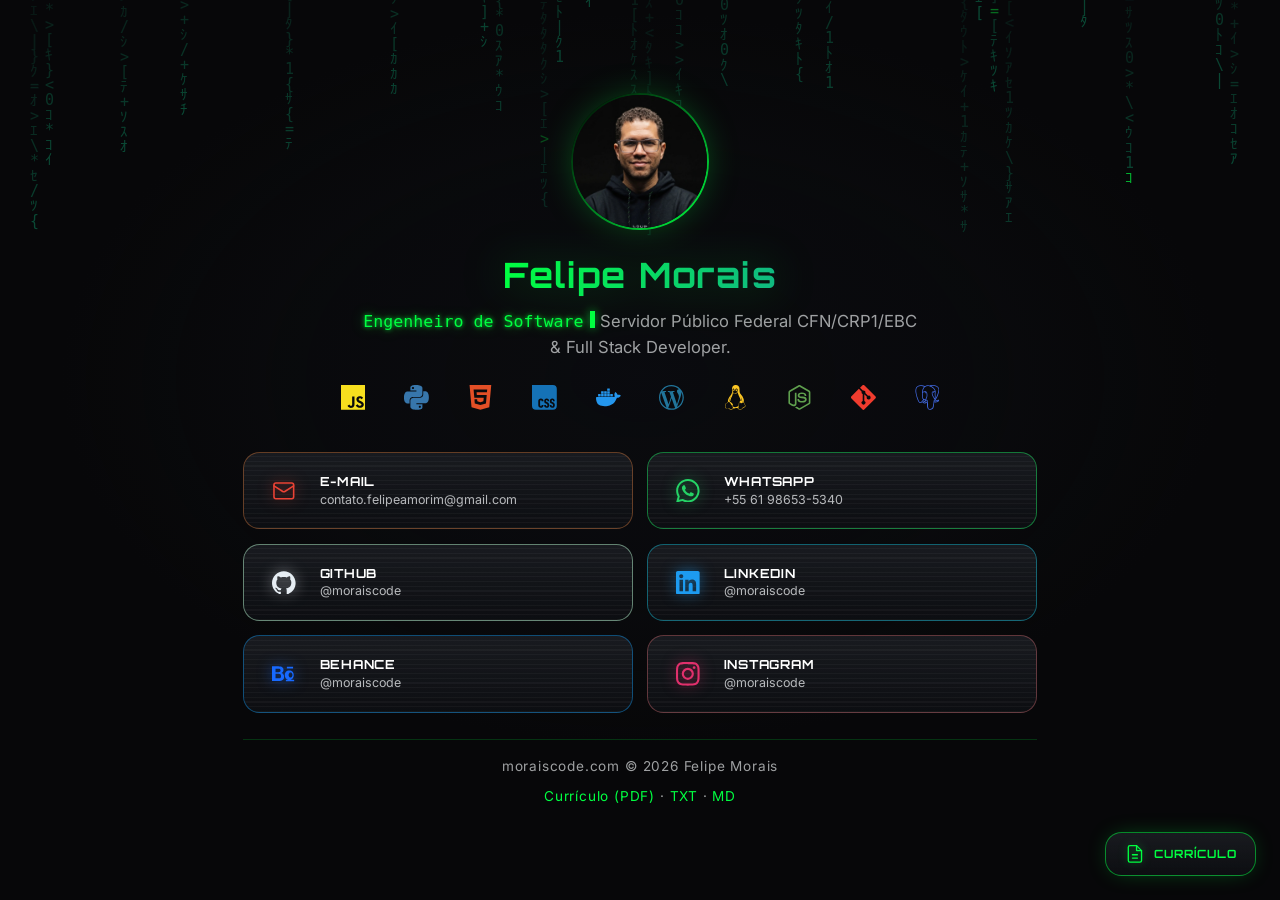
<file: index.html>
<!DOCTYPE html>
<html lang="pt-BR">
<head>
<meta charset="UTF-8">
<meta name="viewport" content="width=device-width,initial-scale=1,viewport-fit=cover">
<title>Felipe Morais - Engenheiro de Software & Full Stack Developer</title>
<meta name="description" content="Felipe Morais — Engenheiro de Software e Full Stack Developer, Servidor Público Federal no CFN (Brasília/DF). Desenvolvimento web, IA e automação.">
<meta name="keywords" content="Felipe Morais, engenheiro de software, full stack developer, Python, JavaScript, PostgreSQL, Docker, WordPress, Linux, Node.js, Git, inteligência artificial, automação, gestão de projetos, Brasília, CFN">
<meta name="author" content="Felipe Morais">
<meta name="robots" content="index, follow, max-snippet:-1, max-image-preview:large">
<link rel="canonical" href="https://moraiscode.com/">
<meta name="theme-color" content="#0B0C10">
<link rel="icon" href="/favicon.ico" sizes="any">
<link rel="icon" type="image/png" sizes="32x32" href="/favicon-32x32.png">
<link rel="icon" type="image/png" sizes="192x192" href="/favicon-192x192.png">
<link rel="apple-touch-icon" href="/apple-touch-icon.png">
<meta name="geo.region" content="BR-DF">
<meta name="geo.placename" content="Brasília">
<meta property="profile:first_name" content="Felipe">
<meta property="profile:last_name" content="Morais">

<!-- Open Graph -->
<meta property="og:type" content="profile">
<meta property="og:title" content="Felipe Morais - Engenheiro de Software & Full Stack Developer">
<meta property="og:description" content="Felipe Morais — Engenheiro de Software e Full Stack Developer, Servidor Público Federal no CFN (Brasília/DF). Desenvolvimento web, IA e automação.">
<meta property="og:url" content="https://moraiscode.com/">
<meta property="og:site_name" content="moraiscode.com">
<meta property="og:image" content="https://moraiscode.com/assets/foto.webp">
<meta property="og:image:width" content="1280">
<meta property="og:image:height" content="1280">
<meta property="og:image:type" content="image/webp">
<meta property="og:image:alt" content="Felipe Morais">
<meta property="og:locale" content="pt_BR">

<!-- Twitter Card -->
<meta name="twitter:card" content="summary">
<meta name="twitter:title" content="Felipe Morais - Engenheiro de Software">
<meta name="twitter:description" content="Felipe Morais — Engenheiro de Software e Full Stack Developer, Servidor Público Federal no CFN (Brasília/DF).">
<meta name="twitter:image" content="https://moraiscode.com/assets/foto.webp">
<meta name="twitter:image:alt" content="Felipe Morais">
<meta name="twitter:site" content="@moraiscode">

<!-- JSON-LD Schema.org -->
<script type="application/ld+json">
{
  "@context": "https://schema.org",
  "@type": "ProfilePage",
  "mainEntity": {
    "@type": "Person",
    "name": "Felipe Morais",
    "givenName": "Felipe",
    "familyName": "Morais",
    "url": "https://moraiscode.com",
    "image": "https://moraiscode.com/assets/foto.webp",
    "jobTitle": "Engenheiro de Software",
    "description": "Engenheiro de Software e Full Stack Developer, Servidor Público Federal no CFN. Atua com desenvolvimento web, automação, inteligência artificial e gestão de projetos de TIC.",
    "email": "contato.felipeamorim@gmail.com",
    "telephone": "+5561986535340",
    "address": {
      "@type": "PostalAddress",
      "addressLocality": "Brasília",
      "addressRegion": "DF",
      "addressCountry": "BR"
    },
    "nationality": "Brasileiro",
    "worksFor": {
      "@type": "Organization",
      "name": "Conselho Federal de Nutrição (CFN)"
    },
    "alumniOf": [
      { "@type": "CollegeOrUniversity", "name": "UniCEUB — Centro Universitário de Brasília" },
      { "@type": "CollegeOrUniversity", "name": "Universidade Cruzeiro do Sul" },
      { "@type": "EducationalOrganization", "name": "Senac DF" }
    ],
    "knowsLanguage": ["pt-BR", "en", "es"],
    "knowsAbout": ["Desenvolvimento web", "Full Stack", "Python", "JavaScript", "PostgreSQL", "Docker", "WordPress", "Linux", "Node.js", "Git", "Inteligência Artificial", "Automação", "Gestão de projetos"],
    "subjectOf": {
      "@type": "DigitalDocument",
      "name": "Currículo — Felipe Morais",
      "url": "https://moraiscode.com/curriculo.pdf",
      "encodingFormat": "application/pdf"
    },
    "sameAs": [
      "https://github.com/moraiscode",
      "https://www.linkedin.com/in/moraiscode/",
      "https://www.instagram.com/moraiscode",
      "https://www.behance.net/moraiscode"
    ]
  }
}
</script>

<link rel="preconnect" href="https://fonts.googleapis.com">
<link rel="preconnect" href="https://fonts.gstatic.com" crossorigin>
<link href="https://fonts.googleapis.com/css2?family=Orbitron:wght@500;700&family=Inter:wght@400;500;600&display=swap" rel="stylesheet">

<style>
*{margin:0;padding:0;box-sizing:border-box}
html{font-size:clamp(14px,2.1vmin,32px);-webkit-text-size-adjust:100%}

:root{
  --bg:#0B0C10;
  --card:#111318;
  --border:rgba(0,255,65,.18);
  --cyan:#00ff41;
  --green:#10b981;
  --text:#D4D6D8;
  --dim:rgba(212,214,216,.74);
  --glow:rgba(0,255,65,.4);
}

html{scroll-behavior:smooth;-webkit-text-size-adjust:100%;scrollbar-width:thin;scrollbar-color:var(--cyan) var(--bg)}
::-webkit-scrollbar{width:.45rem;height:.45rem}
::-webkit-scrollbar-track{background:var(--bg)}
::-webkit-scrollbar-thumb{background:linear-gradient(180deg,var(--cyan),var(--green));border-radius:999px}
::-webkit-scrollbar-thumb:hover{background:var(--cyan);box-shadow:0 0 0.5rem var(--glow)}

body{
  background:var(--bg);
  color:var(--text);
  font-family:'Inter',system-ui,-apple-system,sans-serif;
  min-height:100vh;
  overflow-x:hidden;
  line-height:1.5;
}

/* MATRIX BACKGROUND */
#matrix{
  position:fixed;
  inset:0;
  width:100%;
  height:100%;
  z-index:0;
  pointer-events:none;
  opacity:.8;
}

body::after{
  content:'';
  position:fixed;
  inset:0;
  z-index:0;
  pointer-events:none;
  background:radial-gradient(ellipse 58% 52% at 50% 42%,rgba(11,12,16,.82) 0%,rgba(11,12,16,.48) 48%,rgba(11,12,16,0) 78%);
}

.container{
  position:relative;
  z-index:1;
  max-width:45rem;
  margin:0 auto;
  padding:1.375rem 1.5rem;
  display:flex;
  flex-direction:column;
  align-items:center;
  justify-content:center;
  min-height:100vh;
}

/* AVATAR */
.avatar{
  width:7.25rem;
  height:7.25rem;
  border-radius:50%;
  border:0.125rem solid transparent;
  background:
    linear-gradient(var(--bg),var(--bg)) padding-box,
    linear-gradient(135deg,#000,var(--cyan)) border-box;
  object-fit:cover;
  margin-bottom:1rem;
  box-shadow:0 0 2rem -0.5rem var(--glow);
}

/* NAME */
.name{
  font-family:'Orbitron',sans-serif;
  font-weight:700;
  font-size:clamp(1.3rem,4.5vw,1.85rem);
  letter-spacing:.04em;
  text-align:center;
  background:linear-gradient(90deg,var(--cyan),var(--green));
  -webkit-background-clip:text;
  background-clip:text;
  color:transparent;
  filter:drop-shadow(0 0 1.125rem rgba(0,255,65,.25));
  margin-bottom:0.375rem;
}

.bio{
  font-size:.88rem;
  color:var(--dim);
  text-align:center;
  line-height:1.5;
  margin-bottom:0.75rem;
  max-width:32.5rem;
}
.bio .typed{
  font-family:ui-monospace,'SF Mono',Menlo,Consolas,monospace;
  color:#00ff41;
  text-shadow:
    0 0 0.25rem rgba(0,255,65,.85),
    0 0 0.75rem rgba(0,255,65,.45);
  animation:crt-flicker 4s steps(80) infinite;
}
@keyframes crt-flicker{
  0%,95%,100%{opacity:1}
  96%{opacity:.82}
  97%{opacity:1}
  98%{opacity:.9}
  99%{opacity:1}
}
.cursor{
  display:inline-block;
  width:.5ch;
  height:1em;
  margin-left:0.0625rem;
  background:#00ff41;
  box-shadow:0 0 0.5rem rgba(0,255,65,.7);
  vertical-align:-0.0625rem;
  animation:blink 1s steps(1,end) infinite;
}
@keyframes blink{0%,49%{opacity:1}50%,100%{opacity:0}}

/* BADGE */
.badge{
  display:none;
  font-family:'Orbitron',sans-serif;
  font-size:.44rem;
  font-weight:500;
  letter-spacing:.08em;
  text-transform:uppercase;
  color:rgba(0,255,65,.66);
  border:0.0625rem solid rgba(0,255,65,.12);
  border-radius:62.4375rem;
  padding:0.1875rem 0.625rem;
  margin-bottom:0.75rem;
  background:rgba(0,255,65,.03);
  text-align:center;
}

/* TECH STACK — linha única de ícones */
.tech-row{
  width:100%;
  display:flex;
  justify-content:center;
  align-items:center;
  gap:0.5rem;
  margin-bottom:1.625rem;
}
.tech{
  --brand:var(--cyan);
  display:grid;
  place-items:center;
  width:2.5rem;
  height:2.5rem;
  flex:1 1 0;
  max-width:2.875rem;
  min-width:0;
  transition:transform .25s ease;
}
.tech svg{
  width:1.3125rem;
  height:1.3125rem;
  color:var(--brand);
  transition:filter .25s ease,transform .25s ease;
}
.tech:hover{
  transform:translateY(-0.25rem);
}
.tech:hover svg{transform:scale(1.12);filter:drop-shadow(0 0 0.5rem var(--brand))}

/* SOCIAL CARDS — cyberpunk */
.cards{
  width:100%;
  display:grid;
  grid-template-columns:repeat(2,1fr);
  gap:0.75rem;
  margin-bottom:0;
}
.card{
  --brand:var(--cyan);
  position:relative;
  display:flex;
  align-items:center;
  gap:0.75rem;
  padding:0.875rem 1rem;
  background:linear-gradient(180deg,rgba(255,255,255,.03),rgba(0,0,0,.28)),var(--card);
  border:0.0625rem solid color-mix(in srgb,var(--brand) 40%,var(--border));
  border-radius:0.875rem;
  overflow:hidden;
  text-decoration:none;
  color:var(--text);
  transition:transform .25s ease,box-shadow .25s ease,border-color .25s ease,background .25s ease;
}
.card::after{
  content:'';
  position:absolute;
  inset:0;
  background:repeating-linear-gradient(0deg,rgba(255,255,255,.035) 0 0.0625rem,transparent 0.0625rem 0.25rem);
  pointer-events:none;
}
.card:hover{
  transform:translateY(-0.25rem);
  border-color:var(--brand);
  background:linear-gradient(180deg,color-mix(in srgb,var(--brand) 14%,transparent),rgba(0,0,0,.28)),var(--card);
  box-shadow:0 0 0 0.0625rem color-mix(in srgb,var(--brand) 45%,transparent),0 0.75rem 2rem -0.875rem var(--brand);
}
.card-ic{
  position:relative;
  z-index:1;
  display:grid;
  place-items:center;
  width:2.25rem;
  height:2.25rem;
  flex-shrink:0;
  color:var(--brand);
  filter:drop-shadow(0 0 0.375rem color-mix(in srgb,var(--brand) 55%,transparent));
  transition:transform .25s ease;
}
.card-ic svg{width:1.25rem;height:1.25rem}
.card--cv{display:none;grid-column:1/-1}
.card:hover .card-ic{transform:scale(1.1)}
.card-txt{position:relative;z-index:1;display:flex;flex-direction:column;min-width:0}
.card-txt strong{font-family:'Orbitron',sans-serif;font-size:.66rem;font-weight:700;letter-spacing:.06em;text-transform:uppercase;color:#fff}
.card-txt small{font-size:.66rem;color:rgba(212,214,216,.85)}

/* FOOTER */
.footer{
  margin-top:1.375rem;
  padding-top:0.875rem;
  border-top:0.0625rem solid var(--border);
  width:100%;
  text-align:center;
}
.footer p{font-size:.72rem;color:var(--dim);letter-spacing:.06em}
.footer a{color:var(--cyan);text-decoration:none}
.footer-links{margin-top:0.5rem}
.footer-links a:hover{text-decoration:underline}
.about{
  display:none;
  width:100%;
  max-width:41.25rem;
  margin-top:1.75rem;
  padding-top:1.125rem;
  border-top:0.0625rem solid var(--border);
}
.about-title{
  font-family:'Orbitron',sans-serif;
  font-size:.6rem;
  letter-spacing:.18em;
  text-transform:uppercase;
  color:var(--cyan);
  margin-bottom:0.625rem;
}
.about p{
  font-size:.82rem;
  color:var(--dim);
  line-height:1.65;
  margin-bottom:0.625rem;
}
.about a{color:var(--cyan);text-decoration:none}
.about a:hover{text-decoration:underline}
.sr-only{position:absolute;width:0.0625rem;height:0.0625rem;padding:0;margin:-0.0625rem;overflow:hidden;clip:rect(0,0,0,0);white-space:nowrap;border:0}
.fab{
  position:fixed;
  right:1.25rem;
  bottom:1.25rem;
  z-index:5;
  display:inline-flex;
  align-items:center;
  gap:.5rem;
  font-family:'Orbitron',sans-serif;
  font-size:.6rem;
  font-weight:700;
  letter-spacing:.08em;
  text-transform:uppercase;
  color:var(--cyan);
  background:linear-gradient(180deg,rgba(255,255,255,.03),rgba(0,0,0,.28)),var(--card);
  border:0.0625rem solid color-mix(in srgb,var(--cyan) 40%,var(--border));
  border-radius:0.875rem;
  padding:.6rem 1rem;
  text-decoration:none;
  box-shadow:0 0 1.25rem -0.4rem var(--glow);
  transition:transform .2s ease,box-shadow .2s ease,border-color .2s ease;
}
.fab svg{width:1.05rem;height:1.05rem;color:var(--cyan);filter:drop-shadow(0 0 0.25rem var(--glow))}

.fab:hover{transform:translateY(-0.125rem);border-color:var(--cyan);box-shadow:0 0 1.5rem -0.25rem var(--glow)}

/* RESPONSIVE */
/* tablet / mobile: troca o botão flutuante pelo do topo */
@media(max-width:900px){
  .container{padding:1.75rem 1.25rem}
}

@media(max-width:560px){
  .container{padding:1.125rem 1rem;padding-top:3.25rem}
  .br-desk{display:none}
  .avatar{width:7.75rem;height:7.75rem;margin-bottom:1rem}
  .badge{margin-bottom:1rem}
  .tech-row{gap:0.375rem;margin-bottom:1.25rem}
  .tech{height:auto;aspect-ratio:1}
  .tech svg{width:1.0625rem;height:1.0625rem}
  .cards{grid-template-columns:1fr;gap:0.625rem}
  .card--cv{display:flex}
  .fab{display:none}
  .card{padding:0.8125rem 0.9375rem}
  .footer{margin-top:1.125rem}
  .name{font-size:clamp(1.6rem,7.5vw,2.15rem)}
  .bio{font-size:.97rem;line-height:1.55;max-width:100%}
  .about a,.footer a{overflow-wrap:anywhere}
}

@media(prefers-reduced-motion:reduce){
  *{animation:none!important;transition:none!important}
}
</style>
</head>
<body>

<canvas id="matrix" aria-hidden="true"></canvas>


<div class="container">

  <img src="/assets/foto.webp" alt="Felipe Morais" class="avatar" width="116" height="116" loading="eager" fetchpriority="high" decoding="async">

  <h1 class="name">Felipe Morais<span class="sr-only"> — Engenheiro de Software &amp; Full Stack Developer</span></h1>

  <span class="badge">Apaixonado por Tecnologia e Negócios Digitais</span>

  <p class="bio"><span class="typed" id="typed" data-text="Engenheiro de Software">Engenheiro de Software</span>&nbsp;<span class="cursor" aria-hidden="true"></span> Servidor Público Federal CFN/CRP1/EBC<br class="br-desk">&amp; Full Stack Developer.</p>

  <h2 class="sr-only">Tecnologias</h2>
  <div class="tech-row">
    <div class="tech" style="--brand:#F7DF1E" title="JavaScript" aria-label="JavaScript">
      <svg viewBox="0 0 24 24" fill="currentColor" role="img" aria-hidden="true"><path d="M0 0h24v24H0V0zm22.034 18.276c-.175-1.095-.888-2.015-3.003-2.873-.736-.345-1.554-.585-1.797-1.14-.091-.33-.105-.51-.046-.705.15-.646.915-.84 1.515-.66.39.12.75.42.976.9 1.034-.676 1.034-.676 1.755-1.125-.27-.42-.404-.601-.586-.78-.63-.705-1.469-1.065-2.834-1.034l-.705.089c-.676.165-1.32.525-1.71 1.005-1.14 1.291-.811 3.541.569 4.471 1.365 1.02 3.361 1.244 3.616 2.205.24 1.17-.87 1.545-1.966 1.41-.811-.18-1.26-.586-1.755-1.336l-1.83 1.051c.21.48.45.689.81 1.109 1.74 1.756 6.09 1.666 6.871-1.004.029-.09.24-.705.074-1.65l.046.067zm-8.983-7.245h-2.248c0 1.938-.009 3.864-.009 5.805 0 1.232.063 2.363-.138 2.711-.33.689-1.18.601-1.566.48-.396-.196-.597-.466-.83-.855-.063-.105-.11-.196-.127-.196l-1.825 1.125c.305.63.75 1.172 1.324 1.517.855.51 2.004.675 3.207.405.783-.226 1.458-.691 1.811-1.411.51-.93.402-2.07.397-3.346.012-2.054 0-4.109 0-6.179l.004-.056z"/></svg>
    </div>
    <div class="tech" style="--brand:#3776AB" title="Python" aria-label="Python">
      <svg viewBox="0 0 24 24" fill="currentColor" role="img" aria-hidden="true"><path d="M14.25.18l.9.2.73.26.59.3.45.32.34.34.25.34.16.33.1.3.04.26.02.2-.01.13V8.5l-.05.63-.13.55-.21.46-.26.38-.3.31-.33.25-.35.19-.35.14-.33.1-.3.07-.26.04-.21.02H8.77l-.69.05-.59.14-.5.22-.41.27-.33.32-.27.35-.2.36-.15.37-.1.35-.07.32-.04.27-.02.21v3.06H3.17l-.21-.03-.28-.07-.32-.12-.35-.18-.36-.26-.36-.36-.35-.46-.32-.59-.28-.73-.21-.88-.14-1.05-.05-1.23.06-1.22.16-1.04.24-.87.32-.71.36-.57.4-.44.42-.33.42-.24.4-.16.36-.1.32-.05.24-.01h.16l.06.01h8.16v-.83H6.18l-.01-2.75-.02-.37.05-.34.11-.31.17-.28.25-.26.31-.23.38-.2.44-.18.51-.15.58-.12.64-.1.71-.06.77-.04.84-.02 1.27.05zm-6.3 1.98l-.23.33-.08.41.08.41.23.34.33.22.41.09.41-.09.33-.22.23-.34.08-.41-.08-.41-.23-.33-.33-.22-.41-.09-.41.09zm13.09 3.95l.28.06.32.12.35.18.36.27.36.35.35.47.32.59.28.73.21.88.14 1.04.05 1.23-.06 1.23-.16 1.04-.24.86-.32.71-.36.57-.4.45-.42.33-.42.24-.4.16-.36.09-.32.05-.24.02-.16-.01h-8.22v.82h5.84l.01 2.76.02.36-.05.34-.11.31-.17.29-.25.25-.31.24-.38.2-.44.17-.51.15-.58.13-.64.09-.71.07-.77.04-.84.01-1.27-.04-1.07-.14-.9-.2-.73-.25-.59-.3-.45-.33-.34-.34-.25-.34-.16-.33-.1-.3-.04-.25-.02-.2.01-.13v-5.34l.05-.64.13-.54.21-.46.26-.38.3-.32.33-.24.35-.2.35-.14.33-.1.3-.06.26-.04.21-.02.13-.01h5.84l.69-.05.59-.14.5-.21.41-.28.33-.32.27-.35.2-.36.15-.36.1-.35.07-.32.04-.28.02-.21V6.07h2.09l.14.01zm-6.47 14.25l-.23.33-.08.41.08.41.23.33.33.23.41.08.41-.08.33-.23.23-.33.08-.41-.08-.41-.23-.33-.33-.23-.41-.08-.41.08z"/></svg>
    </div>
    <div class="tech" style="--brand:#E34F26" title="HTML5" aria-label="HTML5">
      <svg viewBox="0 0 24 24" fill="currentColor" role="img" aria-hidden="true"><path d="M1.5 0h21l-1.91 21.563L11.977 24l-8.564-2.438L1.5 0zm7.031 9.75l-.232-2.718 10.059.003.23-2.622L5.412 4.41l.698 8.01h9.126l-.326 3.426-2.91.804-2.955-.81-.188-2.11H6.248l.33 4.171L12 19.351l5.379-1.443.744-8.157H8.531z"/></svg>
    </div>
    <div class="tech" style="--brand:#1572B6" title="CSS3" aria-label="CSS3">
      <svg viewBox="0 0 24 24" fill="currentColor" role="img" aria-hidden="true"><path d="M0 0v20.16A3.84 3.84 0 0 0 3.84 24h16.32A3.84 3.84 0 0 0 24 20.16V3.84A3.84 3.84 0 0 0 20.16 0Zm14.256 13.08c1.56 0 2.28 1.08 2.304 2.64h-1.608c.024-.288-.048-.6-.144-.84-.096-.192-.288-.264-.552-.264-.456 0-.696.264-.696.84-.024.576.288.888.768 1.08.72.288 1.608.744 1.92 1.296q.432.648.432 1.656c0 1.608-.912 2.592-2.496 2.592-1.656 0-2.4-1.032-2.424-2.688h1.68c0 .792.264 1.176.792 1.176.264 0 .456-.072.552-.24.192-.312.24-1.176-.048-1.512-.312-.408-.912-.6-1.32-.816q-.828-.396-1.224-.936c-.24-.36-.36-.888-.36-1.536 0-1.44.936-2.472 2.424-2.448m5.4 0c1.584 0 2.304 1.08 2.328 2.64h-1.608c0-.288-.048-.6-.168-.84-.096-.192-.264-.264-.528-.264-.48 0-.72.264-.72.84s.288.888.792 1.08c.696.288 1.608.744 1.92 1.296.264.432.408.984.408 1.656.024 1.608-.888 2.592-2.472 2.592-1.68 0-2.424-1.056-2.448-2.688h1.68c0 .744.264 1.176.792 1.176.264 0 .456-.072.552-.24.216-.312.264-1.176-.048-1.512-.288-.408-.888-.6-1.32-.816-.552-.264-.96-.576-1.2-.936s-.36-.888-.36-1.536c-.024-1.44.912-2.472 2.4-2.448m-11.031.018c.711-.006 1.419.198 1.839.63.432.432.672 1.128.648 1.992H9.336c.024-.456-.096-.792-.432-.96-.312-.144-.768-.048-.888.24-.12.264-.192.576-.168.864v3.504c0 .744.264 1.128.768 1.128a.65.65 0 0 0 .552-.264c.168-.24.192-.552.168-.84h1.776c.096 1.632-.984 2.712-2.568 2.688-1.536 0-2.496-.864-2.472-2.472v-4.032c0-.816.24-1.44.696-1.848.432-.408 1.146-.624 1.857-.63"/></svg>
    </div>
    <div class="tech" style="--brand:#2496ED" title="Docker" aria-label="Docker">
      <svg viewBox="0 0 24 24" fill="currentColor" role="img" aria-hidden="true"><path d="M13.983 11.078h2.119a.186.186 0 00.186-.185V9.006a.186.186 0 00-.186-.186h-2.119a.185.185 0 00-.185.185v1.888c0 .102.083.185.185.185m-2.954-5.43h2.118a.186.186 0 00.186-.186V3.574a.186.186 0 00-.186-.185h-2.118a.185.185 0 00-.185.185v1.888c0 .102.082.185.185.185m0 2.716h2.118a.187.187 0 00.186-.186V6.29a.186.186 0 00-.186-.185h-2.118a.185.185 0 00-.185.185v1.887c0 .102.082.185.185.186m-2.93 0h2.12a.186.186 0 00.184-.186V6.29a.185.185 0 00-.185-.185H8.1a.185.185 0 00-.185.185v1.887c0 .102.083.185.185.186m-2.964 0h2.119a.186.186 0 00.185-.186V6.29a.185.185 0 00-.185-.185H5.136a.186.186 0 00-.186.185v1.887c0 .102.084.185.186.186m5.893 2.715h2.118a.186.186 0 00.186-.185V9.006a.186.186 0 00-.186-.186h-2.118a.185.185 0 00-.185.185v1.888c0 .102.082.185.185.185m-2.93 0h2.12a.185.185 0 00.184-.185V9.006a.185.185 0 00-.184-.186h-2.12a.185.185 0 00-.184.185v1.888c0 .102.083.185.185.185m-2.964 0h2.119a.185.185 0 00.185-.185V9.006a.185.185 0 00-.184-.186h-2.12a.186.186 0 00-.186.186v1.887c0 .102.084.185.186.185m-2.92 0h2.12a.185.185 0 00.184-.185V9.006a.185.185 0 00-.184-.186h-2.12a.185.185 0 00-.184.185v1.888c0 .102.082.185.185.185M23.763 9.89c-.065-.051-.672-.51-1.954-.51-.338.001-.676.03-1.01.087-.248-1.7-1.653-2.53-1.716-2.566l-.344-.199-.226.327c-.284.438-.49.922-.612 1.43-.23.97-.09 1.882.403 2.661-.595.332-1.55.413-1.744.42H.751a.751.751 0 00-.75.748 11.376 11.376 0 00.692 4.062c.545 1.428 1.355 2.48 2.41 3.124 1.18.723 3.1 1.137 5.275 1.137.983.003 1.963-.086 2.93-.266a12.248 12.248 0 003.823-1.389c.98-.567 1.86-1.288 2.61-2.136 1.252-1.418 1.998-2.997 2.553-4.4h.221c1.372 0 2.215-.549 2.68-1.009.309-.293.55-.65.707-1.046l.098-.288Z"/></svg>
    </div>
    <div class="tech" style="--brand:#21759B" title="WordPress" aria-label="WordPress">
      <svg viewBox="0 0 24 24" fill="currentColor" role="img" aria-hidden="true"><path d="M21.469 6.825c.84 1.537 1.318 3.3 1.318 5.175 0 3.979-2.156 7.456-5.363 9.325l3.295-9.527c.615-1.54.82-2.771.82-3.864 0-.405-.026-.78-.07-1.11m-7.981.105c.647-.03 1.232-.105 1.232-.105.582-.075.514-.93-.067-.899 0 0-1.755.135-2.88.135-1.064 0-2.85-.15-2.85-.15-.585-.03-.661.855-.075.885 0 0 .54.061 1.125.09l1.68 4.605-2.37 7.08L5.354 6.9c.649-.03 1.234-.1 1.234-.1.585-.075.516-.93-.065-.896 0 0-1.746.138-2.874.138-.2 0-.438-.008-.69-.015C4.911 3.15 8.235 1.215 12 1.215c2.809 0 5.365 1.072 7.286 2.833-.046-.003-.091-.009-.141-.009-1.06 0-1.812.923-1.812 1.914 0 .89.513 1.643 1.06 2.531.411.72.89 1.643.89 2.977 0 .915-.354 1.994-.821 3.479l-1.075 3.585-3.9-11.61.001.014zM12 22.784c-1.059 0-2.081-.153-3.048-.437l3.237-9.406 3.315 9.087c.024.053.05.101.078.149-1.12.393-2.325.609-3.582.609M1.211 12c0-1.564.336-3.05.935-4.39L7.29 21.709C3.694 19.96 1.212 16.271 1.211 12M12 0C5.385 0 0 5.385 0 12s5.385 12 12 12 12-5.385 12-12S18.615 0 12 0"/></svg>
    </div>
    <div class="tech" style="--brand:#FCC624" title="Linux" aria-label="Linux">
      <svg viewBox="0 0 24 24" fill="currentColor" role="img" aria-hidden="true"><path d="M12.504 0c-.155 0-.315.008-.48.021-4.226.333-3.105 4.807-3.17 6.298-.076 1.092-.3 1.953-1.05 3.02-.885 1.051-2.127 2.75-2.716 4.521-.278.832-.41 1.684-.287 2.489a.424.424 0 00-.11.135c-.26.268-.45.6-.663.839-.199.199-.485.267-.797.4-.313.136-.658.269-.864.68-.09.189-.136.394-.132.602 0 .199.027.4.055.536.058.399.116.728.04.97-.249.68-.28 1.145-.106 1.484.174.334.535.47.94.601.81.2 1.91.135 2.774.6.926.466 1.866.67 2.616.47.526-.116.97-.464 1.208-.946.587-.003 1.23-.269 2.26-.334.699-.058 1.574.267 2.577.2.025.134.063.198.114.333l.003.003c.391.778 1.113 1.132 1.884 1.071.771-.06 1.592-.536 2.257-1.306.631-.765 1.683-1.084 2.378-1.503.348-.199.629-.469.649-.853.023-.4-.2-.811-.714-1.376v-.097l-.003-.003c-.17-.2-.25-.535-.338-.926-.085-.401-.182-.786-.492-1.046h-.003c-.059-.054-.123-.067-.188-.135a.357.357 0 00-.19-.064c.431-1.278.264-2.55-.173-3.694-.533-1.41-1.465-2.638-2.175-3.483-.796-1.005-1.576-1.957-1.56-3.368.026-2.152.236-6.133-3.544-6.139zm.529 3.405h.013c.213 0 .396.062.584.198.19.135.33.332.438.533.105.259.158.459.166.724 0-.02.006-.04.006-.06v.105a.086.086 0 01-.004-.021l-.004-.024a1.807 1.807 0 01-.15.706.953.953 0 01-.213.335.71.71 0 00-.088-.042c-.104-.045-.198-.064-.284-.133a1.312 1.312 0 00-.22-.066c.05-.06.146-.133.183-.198.053-.128.082-.264.088-.402v-.02a1.21 1.21 0 00-.061-.4c-.045-.134-.101-.2-.183-.333-.084-.066-.167-.132-.267-.132h-.016c-.093 0-.176.03-.262.132a.8.8 0 00-.205.334 1.18 1.18 0 00-.09.4v.019c.002.089.008.179.02.267-.193-.067-.438-.135-.607-.202a1.635 1.635 0 01-.018-.2v-.02a1.772 1.772 0 01.15-.768c.082-.22.232-.406.43-.533a.985.985 0 01.594-.2zm-2.962.059h.036c.142 0 .27.048.399.135.146.129.264.288.344.465.09.199.14.4.153.667v.004c.007.134.006.2-.002.266v.08c-.03.007-.056.018-.083.024-.152.055-.274.135-.393.2.012-.09.013-.18.003-.267v-.015c-.012-.133-.04-.2-.082-.333a.613.613 0 00-.166-.267.248.248 0 00-.183-.064h-.021c-.071.006-.13.04-.186.132a.552.552 0 00-.12.27.944.944 0 00-.023.33v.015c.012.135.037.2.08.334.046.134.098.2.166.268.01.009.02.018.034.024-.07.057-.117.07-.176.136a.304.304 0 01-.131.068 2.62 2.62 0 01-.275-.402 1.772 1.772 0 01-.155-.667 1.759 1.759 0 01.08-.668 1.43 1.43 0 01.283-.535c.128-.133.26-.2.418-.2zm1.37 1.706c.332 0 .733.065 1.216.399.293.2.523.269 1.052.468h.003c.255.136.405.266.478.399v-.131a.571.571 0 01.016.47c-.123.31-.516.643-1.063.842v.002c-.268.135-.501.333-.775.465-.276.135-.588.292-1.012.267a1.139 1.139 0 01-.448-.067 3.566 3.566 0 01-.322-.198c-.195-.135-.363-.332-.612-.465v-.005h-.005c-.4-.246-.616-.512-.686-.71-.07-.268-.005-.47.193-.6.224-.135.38-.271.483-.336.104-.074.143-.102.176-.131h.002v-.003c.169-.202.436-.47.839-.601.139-.036.294-.065.466-.065zm2.8 2.142c.358 1.417 1.196 3.475 1.735 4.473.286.534.855 1.659 1.102 3.024.156-.005.33.018.513.064.646-1.671-.546-3.467-1.089-3.966-.22-.2-.232-.335-.123-.335.59.534 1.365 1.572 1.646 2.757.13.535.16 1.104.021 1.67.067.028.135.06.205.067 1.032.534 1.413.938 1.23 1.537v-.043c-.06-.003-.12 0-.18 0h-.016c.151-.467-.182-.825-1.065-1.224-.915-.4-1.646-.336-1.77.465-.008.043-.013.066-.018.135-.068.023-.139.053-.209.064-.43.268-.662.669-.793 1.187-.13.533-.17 1.156-.205 1.869v.003c-.02.334-.17.838-.319 1.35-1.5 1.072-3.58 1.538-5.348.334a2.645 2.645 0 00-.402-.533 1.45 1.45 0 00-.275-.333c.182 0 .338-.03.465-.067a.615.615 0 00.314-.334c.108-.267 0-.697-.345-1.163-.345-.467-.931-.995-1.788-1.521-.63-.4-.986-.87-1.15-1.396-.165-.534-.143-1.085-.015-1.645.245-1.07.873-2.11 1.274-2.763.107-.065.037.135-.408.974-.396.751-1.14 2.497-.122 3.854a8.123 8.123 0 01.647-2.876c.564-1.278 1.743-3.504 1.836-5.268.048.036.217.135.289.202.218.133.38.333.59.465.21.201.477.335.876.335.039.003.075.006.11.006.412 0 .73-.134.997-.268.29-.134.52-.334.74-.4h.005c.467-.135.835-.402 1.044-.7zm2.185 8.958c.037.6.343 1.245.882 1.377.588.134 1.434-.333 1.791-.765l.211-.01c.315-.007.577.01.847.268l.003.003c.208.199.305.53.391.876.085.4.154.78.409 1.066.486.527.645.906.636 1.14l.003-.007v.018l-.003-.012c-.015.262-.185.396-.498.595-.63.401-1.746.712-2.457 1.57-.618.737-1.37 1.14-2.036 1.191-.664.053-1.237-.2-1.574-.898l-.005-.003c-.21-.4-.12-1.025.056-1.69.176-.668.428-1.344.463-1.897.037-.714.076-1.335.195-1.814.12-.465.308-.797.641-.984l.045-.022zm-10.814.049h.01c.053 0 .105.005.157.014.376.055.706.333 1.023.752l.91 1.664.003.003c.243.533.754 1.064 1.189 1.637.434.598.77 1.131.729 1.57v.006c-.057.744-.48 1.148-1.125 1.294-.645.135-1.52.002-2.395-.464-.968-.536-2.118-.469-2.857-.602-.369-.066-.61-.2-.723-.4-.11-.2-.113-.602.123-1.23v-.004l.002-.003c.117-.334.03-.752-.027-1.118-.055-.401-.083-.71.043-.94.16-.334.396-.4.69-.533.294-.135.64-.202.915-.47h.002v-.002c.256-.268.445-.601.668-.838.19-.201.38-.336.663-.336zm7.159-9.074c-.435.201-.945.535-1.488.535-.542 0-.97-.267-1.28-.466-.154-.134-.28-.268-.373-.335-.164-.134-.144-.333-.074-.333.109.016.129.134.199.2.096.066.215.2.36.333.292.2.68.467 1.167.467.485 0 1.053-.267 1.398-.466.195-.135.445-.334.648-.467.156-.136.149-.267.279-.267.128.016.034.134-.147.332a8.097 8.097 0 01-.69.468zm-1.082-1.583V5.64c-.006-.02.013-.042.029-.05.074-.043.18-.027.26.004.063 0 .16.067.15.135-.006.049-.085.066-.135.066-.055 0-.092-.043-.141-.068-.052-.018-.146-.008-.163-.065zm-.551 0c-.02.058-.113.049-.166.066-.047.025-.086.068-.14.068-.05 0-.13-.02-.136-.068-.01-.066.088-.133.15-.133.08-.031.184-.047.259-.005.019.009.036.03.03.05v.02h.003z"/></svg>
    </div>
    <div class="tech" style="--brand:#5FA04E" title="Node.js" aria-label="Node.js">
      <svg viewBox="0 0 24 24" fill="currentColor" role="img" aria-hidden="true"><path d="M11.998,24c-0.321,0-0.641-0.084-0.922-0.247l-2.936-1.737c-0.438-0.245-0.224-0.332-0.08-0.383 c0.585-0.203,0.703-0.25,1.328-0.604c0.065-0.037,0.151-0.023,0.218,0.017l2.256,1.339c0.082,0.045,0.197,0.045,0.272,0l8.795-5.076 c0.082-0.047,0.134-0.141,0.134-0.238V6.921c0-0.099-0.053-0.192-0.137-0.242l-8.791-5.072c-0.081-0.047-0.189-0.047-0.271,0 L3.075,6.68C2.99,6.729,2.936,6.825,2.936,6.921v10.15c0,0.097,0.054,0.189,0.139,0.235l2.409,1.392 c1.307,0.654,2.108-0.116,2.108-0.89V7.787c0-0.142,0.114-0.253,0.256-0.253h1.115c0.139,0,0.255,0.112,0.255,0.253v10.021 c0,1.745-0.95,2.745-2.604,2.745c-0.508,0-0.909,0-2.026-0.551L2.28,18.675c-0.57-0.329-0.922-0.945-0.922-1.604V6.921 c0-0.659,0.353-1.275,0.922-1.603l8.795-5.082c0.557-0.315,1.296-0.315,1.848,0l8.794,5.082c0.57,0.329,0.924,0.944,0.924,1.603 v10.15c0,0.659-0.354,1.273-0.924,1.604l-8.794,5.078C12.643,23.916,12.324,24,11.998,24z M19.099,13.993 c0-1.9-1.284-2.406-3.987-2.763c-2.731-0.361-3.009-0.548-3.009-1.187c0-0.528,0.235-1.233,2.258-1.233 c1.807,0,2.473,0.389,2.747,1.607c0.024,0.115,0.129,0.199,0.247,0.199h1.141c0.071,0,0.138-0.031,0.186-0.081 c0.048-0.054,0.074-0.123,0.067-0.196c-0.177-2.098-1.571-3.076-4.388-3.076c-2.508,0-4.004,1.058-4.004,2.833 c0,1.925,1.488,2.457,3.895,2.695c2.88,0.282,3.103,0.703,3.103,1.269c0,0.983-0.789,1.402-2.642,1.402 c-2.327,0-2.839-0.584-3.011-1.742c-0.02-0.124-0.126-0.215-0.253-0.215h-1.137c-0.141,0-0.254,0.112-0.254,0.253 c0,1.482,0.806,3.248,4.655,3.248C17.501,17.007,19.099,15.91,19.099,13.993z"/></svg>
    </div>
    <div class="tech" style="--brand:#F03C2E" title="Git" aria-label="Git">
      <svg viewBox="0 0 24 24" fill="currentColor" role="img" aria-hidden="true"><path d="M13.09 23.549a1.54 1.54 0 0 1-2.18 0L.451 13.089a1.54 1.54 0 0 1 0-2.179l7.191-7.19 2.733 2.733a1.85 1.85 0 0 0 .964 2.326v6.66a1.849 1.849 0 1 0 1.54 0V8.957l2.508 2.508a1.85 1.85 0 1 0 1.09-1.09l-2.634-2.634a1.85 1.85 0 0 0-2.378-2.377L8.73 2.63 10.91.451a1.54 1.54 0 0 1 2.179 0l10.459 10.46a1.54 1.54 0 0 1 0 2.179z"/></svg>
    </div>
    <div class="tech" style="--brand:#4169E1" title="PostgreSQL" aria-label="PostgreSQL">
      <svg viewBox="0 0 24 24" fill="currentColor" role="img" aria-hidden="true"><path d="M23.5594 14.7228a.5269.5269 0 0 0-.0563-.1191c-.139-.2632-.4768-.3418-1.0074-.2321-1.6533.3411-2.2935.1312-2.5256-.0191 1.342-2.0482 2.445-4.522 3.0411-6.8297.2714-1.0507.7982-3.5237.1222-4.7316a1.5641 1.5641 0 0 0-.1509-.235C21.6931.9086 19.8007.0248 17.5099.0005c-1.4947-.0158-2.7705.3461-3.1161.4794a9.449 9.449 0 0 0-.5159-.0816 8.044 8.044 0 0 0-1.3114-.1278c-1.1822-.0184-2.2038.2642-3.0498.8406-.8573-.3211-4.7888-1.645-7.2219.0788C.9359 2.1526.3086 3.8733.4302 6.3043c.0409.818.5069 3.334 1.2423 5.7436.4598 1.5065.9387 2.7019 1.4334 3.582.553.9942 1.1259 1.5933 1.7143 1.7895.4474.1491 1.1327.1441 1.8581-.7279.8012-.9635 1.5903-1.8258 1.9446-2.2069.4351.2355.9064.3625 1.39.3772a.0569.0569 0 0 0 .0004.0041 11.0312 11.0312 0 0 0-.2472.3054c-.3389.4302-.4094.5197-1.5002.7443-.3102.064-1.1344.2339-1.1464.8115-.0025.1224.0329.2309.0919.3268.2269.4231.9216.6097 1.015.6331 1.3345.3335 2.5044.092 3.3714-.6787-.017 2.231.0775 4.4174.3454 5.0874.2212.5529.7618 1.9045 2.4692 1.9043.2505 0 .5263-.0291.8296-.0941 1.7819-.3821 2.5557-1.1696 2.855-2.9059.1503-.8707.4016-2.8753.5388-4.1012.0169-.0703.0357-.1207.057-.1362.0007-.0005.0697-.0471.4272.0307a.3673.3673 0 0 0 .0443.0068l.2539.0223.0149.001c.8468.0384 1.9114-.1426 2.5312-.4308.6438-.2988 1.8057-1.0323 1.5951-1.6698zM2.371 11.8765c-.7435-2.4358-1.1779-4.8851-1.2123-5.5719-.1086-2.1714.4171-3.6829 1.5623-4.4927 1.8367-1.2986 4.8398-.5408 6.108-.13-.0032.0032-.0066.0061-.0098.0094-2.0238 2.044-1.9758 5.536-1.9708 5.7495-.0002.0823.0066.1989.0162.3593.0348.5873.0996 1.6804-.0735 2.9184-.1609 1.1504.1937 2.2764.9728 3.0892.0806.0841.1648.1631.2518.2374-.3468.3714-1.1004 1.1926-1.9025 2.1576-.5677.6825-.9597.5517-1.0886.5087-.3919-.1307-.813-.5871-1.2381-1.3223-.4796-.839-.9635-2.0317-1.4155-3.5126zm6.0072 5.0871c-.1711-.0428-.3271-.1132-.4322-.1772.0889-.0394.2374-.0902.4833-.1409 1.2833-.2641 1.4815-.4506 1.9143-1.0002.0992-.126.2116-.2687.3673-.4426a.3549.3549 0 0 0 .0737-.1298c.1708-.1513.2724-.1099.4369-.0417.156.0646.3078.26.3695.4752.0291.1016.0619.2945-.0452.4444-.9043 1.2658-2.2216 1.2494-3.1676 1.0128zm2.094-3.988-.0525.141c-.133.3566-.2567.6881-.3334 1.003-.6674-.0021-1.3168-.2872-1.8105-.8024-.6279-.6551-.9131-1.5664-.7825-2.5004.1828-1.3079.1153-2.4468.079-3.0586-.005-.0857-.0095-.1607-.0122-.2199.2957-.2621 1.6659-.9962 2.6429-.7724.4459.1022.7176.4057.8305.928.5846 2.7038.0774 3.8307-.3302 4.7363-.084.1866-.1633.3629-.2311.5454zm7.3637 4.5725c-.0169.1768-.0358.376-.0618.5959l-.146.4383a.3547.3547 0 0 0-.0182.1077c-.0059.4747-.054.6489-.115.8693-.0634.2292-.1353.4891-.1794 1.0575-.11 1.4143-.8782 2.2267-2.4172 2.5565-1.5155.3251-1.7843-.4968-2.0212-1.2217a6.5824 6.5824 0 0 0-.0769-.2266c-.2154-.5858-.1911-1.4119-.1574-2.5551.0165-.5612-.0249-1.9013-.3302-2.6462.0044-.2932.0106-.5909.019-.8918a.3529.3529 0 0 0-.0153-.1126 1.4927 1.4927 0 0 0-.0439-.208c-.1226-.4283-.4213-.7866-.7797-.9351-.1424-.059-.4038-.1672-.7178-.0869.067-.276.1831-.5875.309-.9249l.0529-.142c.0595-.16.134-.3257.213-.5012.4265-.9476 1.0106-2.2453.3766-5.1772-.2374-1.0981-1.0304-1.6343-2.2324-1.5098-.7207.0746-1.3799.3654-1.7088.5321a5.6716 5.6716 0 0 0-.1958.1041c.0918-1.1064.4386-3.1741 1.7357-4.4823a4.0306 4.0306 0 0 1 .3033-.276.3532.3532 0 0 0 .1447-.0644c.7524-.5706 1.6945-.8506 2.802-.8325.4091.0067.8017.0339 1.1742.081 1.939.3544 3.2439 1.4468 4.0359 2.3827.8143.9623 1.2552 1.9315 1.4312 2.4543-1.3232-.1346-2.2234.1268-2.6797.779-.9926 1.4189.543 4.1729 1.2811 5.4964.1353.2426.2522.4522.2889.5413.2403.5825.5515.9713.7787 1.2552.0696.087.1372.1714.1885.245-.4008.1155-1.1208.3825-1.0552 1.717-.0123.1563-.0423.4469-.0834.8148-.0461.2077-.0702.4603-.0994.7662zm.8905-1.6211c-.0405-.8316.2691-.9185.5967-1.0105a2.8566 2.8566 0 0 0 .135-.0406 1.202 1.202 0 0 0 .1342.103c.5703.3765 1.5823.4213 3.0068.1344-.2016.1769-.5189.3994-.9533.6011-.4098.1903-1.0957.333-1.7473.3636-.7197.0336-1.0859-.0807-1.1721-.151zm.5695-9.2712c-.0059.3508-.0542.6692-.1054 1.0017-.055.3576-.112.7274-.1264 1.1762-.0142.4368.0404.8909.0932 1.3301.1066.887.216 1.8003-.2075 2.7014a3.5272 3.5272 0 0 1-.1876-.3856c-.0527-.1276-.1669-.3326-.3251-.6162-.6156-1.1041-2.0574-3.6896-1.3193-4.7446.3795-.5427 1.3408-.5661 2.1781-.463zm.2284 7.0137a12.3762 12.3762 0 0 0-.0853-.1074l-.0355-.0444c.7262-1.1995.5842-2.3862.4578-3.4385-.0519-.4318-.1009-.8396-.0885-1.2226.0129-.4061.0666-.7543.1185-1.0911.0639-.415.1288-.8443.1109-1.3505.0134-.0531.0188-.1158.0118-.1902-.0457-.4855-.5999-1.938-1.7294-3.253-.6076-.7073-1.4896-1.4972-2.6889-2.0395.5251-.1066 1.2328-.2035 2.0244-.1859 2.0515.0456 3.6746.8135 4.8242 2.2824a.908.908 0 0 1 .0667.1002c.7231 1.3556-.2762 6.2751-2.9867 10.5405zm-8.8166-6.1162c-.025.1794-.3089.4225-.6211.4225a.5821.5821 0 0 1-.0809-.0056c-.1873-.026-.3765-.144-.5059-.3156-.0458-.0605-.1203-.178-.1055-.2844.0055-.0401.0261-.0985.0925-.1488.1182-.0894.3518-.1226.6096-.0867.3163.0441.6426.1938.6113.4186zm7.9305-.4114c.0111.0792-.049.201-.1531.3102-.0683.0717-.212.1961-.4079.2232a.5456.5456 0 0 1-.075.0052c-.2935 0-.5414-.2344-.5607-.3717-.024-.1765.2641-.3106.5611-.352.297-.0414.6111.0088.6356.1851z"/></svg>
    </div>
  </div>

  <h2 class="sr-only">Contato e Redes</h2>
  <div class="cards">

    <a href="mailto:contato.felipeamorim@gmail.com" class="card" style="--brand:#EA4335" aria-label="Enviar e-mail">
      <span class="card-ic"><svg viewBox="0 0 24 24" fill="none" stroke="currentColor" stroke-width="1.6" stroke-linecap="round" stroke-linejoin="round"><rect x="2" y="4" width="20" height="16" rx="2"/><path d="m22 7-8.97 5.7a1.94 1.94 0 0 1-2.06 0L2 7"/></svg></span>
      <span class="card-txt"><strong>E-mail</strong><small>contato.felipeamorim@gmail.com</small></span>
    </a>

    <a href="https://api.whatsapp.com/send?phone=556198653540" target="_blank" rel="noopener" class="card" style="--brand:#25D366" aria-label="WhatsApp">
      <span class="card-ic"><svg viewBox="0 0 24 24" fill="currentColor"><path d="M17.472 14.382c-.297-.149-1.758-.867-2.03-.967-.273-.099-.471-.148-.67.15-.197.297-.767.966-.94 1.164-.173.199-.347.223-.644.075-.297-.15-1.255-.463-2.39-1.475-.883-.788-1.48-1.761-1.653-2.059-.173-.297-.018-.458.13-.606.134-.133.298-.347.446-.52.149-.174.198-.298.298-.497.099-.198.05-.371-.025-.52-.075-.149-.669-1.612-.916-2.207-.242-.579-.487-.5-.669-.51l-.57-.01c-.198 0-.52.074-.792.372-.272.297-1.04 1.016-1.04 2.479 0 1.462 1.065 2.875 1.213 3.074.149.198 2.096 3.2 5.077 4.487.709.306 1.262.489 1.694.625.712.227 1.36.195 1.871.118.571-.085 1.758-.719 2.006-1.413.248-.694.248-1.289.173-1.413-.074-.124-.272-.198-.57-.347m-5.421 7.403h-.004a9.87 9.87 0 01-5.031-1.378l-.361-.214-3.741.982.998-3.648-.235-.374a9.86 9.86 0 01-1.51-5.26c.001-5.45 4.436-9.884 9.888-9.884 2.64 0 5.122 1.03 6.988 2.898a9.825 9.825 0 012.893 6.994c-.003 5.45-4.437 9.884-9.885 9.884m8.413-18.297A11.815 11.815 0 0012.05 0C5.495 0 .16 5.335.157 11.892c0 2.096.547 4.142 1.588 5.945L.057 24l6.305-1.654a11.882 11.882 0 005.683 1.448h.005c6.554 0 11.89-5.335 11.893-11.893a11.821 11.821 0 00-3.48-8.413Z"/></svg></span>
      <span class="card-txt"><strong>WhatsApp</strong><small>+55 61 98653-5340</small></span>
    </a>

    <a href="https://github.com/moraiscode" target="_blank" rel="noopener" class="card" style="--brand:#e6edf3" aria-label="GitHub">
      <span class="card-ic"><svg viewBox="0 0 24 24" fill="currentColor"><path d="M12 .297c-6.63 0-12 5.373-12 12 0 5.303 3.438 9.8 8.205 11.385.6.113.82-.258.82-.577 0-.285-.01-1.04-.015-2.04-3.338.724-4.042-1.61-4.042-1.61C4.422 18.07 3.633 17.7 3.633 17.7c-1.087-.744.084-.729.084-.729 1.205.084 1.838 1.236 1.838 1.236 1.07 1.835 2.809 1.305 3.495.998.108-.776.417-1.305.76-1.605-2.665-.3-5.466-1.332-5.466-5.93 0-1.31.465-2.38 1.235-3.22-.135-.303-.54-1.523.105-3.176 0 0 1.005-.322 3.3 1.23.96-.267 1.98-.399 3-.405 1.02.006 2.04.138 3 .405 2.28-1.552 3.285-1.23 3.285-1.23.645 1.653.24 2.873.12 3.176.765.84 1.23 1.91 1.23 3.22 0 4.61-2.805 5.625-5.475 5.92.42.36.81 1.096.81 2.22 0 1.606-.015 2.896-.015 3.286 0 .315.21.69.825.57C20.565 22.092 24 17.592 24 12.297c0-6.627-5.373-12-12-12"/></svg></span>
      <span class="card-txt"><strong>GitHub</strong><small>@moraiscode</small></span>
    </a>

    <a href="https://www.linkedin.com/in/moraiscode/" target="_blank" rel="noopener" class="card" style="--brand:#1D9BF0" aria-label="LinkedIn">
      <span class="card-ic"><svg viewBox="0 0 24 24" fill="currentColor"><path d="M20.447 20.452h-3.554v-5.569c0-1.328-.027-3.037-1.852-3.037-1.853 0-2.136 1.445-2.136 2.939v5.667H9.351V9h3.414v1.561h.046c.477-.9 1.637-1.85 3.37-1.85 3.601 0 4.267 2.37 4.267 5.455v6.286zM5.337 7.433c-1.144 0-2.063-.926-2.063-2.065 0-1.138.92-2.063 2.063-2.063 1.14 0 2.064.925 2.064 2.063 0 1.139-.925 2.065-2.064 2.065zm1.782 13.019H3.555V9h3.564v11.452zM22.225 0H1.771C.792 0 0 .774 0 1.729v20.542C0 23.227.792 24 1.771 24h20.451C23.2 24 24 23.227 24 22.271V1.729C24 .774 23.2 0 22.222 0h.003z"/></svg></span>
      <span class="card-txt"><strong>LinkedIn</strong><small>@moraiscode</small></span>
    </a>

    <a href="https://www.behance.net/moraiscode" target="_blank" rel="noopener" class="card" style="--brand:#1769FF" aria-label="Behance">
      <span class="card-ic"><svg viewBox="0 0 24 24" fill="currentColor"><path d="M6.938 4.503c.702 0 1.34.06 1.92.188.577.13 1.07.33 1.485.61.41.28.733.65.96 1.12.225.47.34 1.05.34 1.73 0 .74-.17 1.36-.507 1.86-.338.5-.837.9-1.502 1.22.906.26 1.576.72 2.022 1.37.448.66.665 1.45.665 2.36 0 .75-.13 1.39-.41 1.93-.28.55-.67 1-1.16 1.35-.48.348-1.05.6-1.67.767-.63.165-1.27.25-1.95.25H0v-14.9h6.938zm-.36 5.91c.63 0 1.14-.15 1.53-.44.39-.3.59-.74.59-1.33 0-.35-.06-.64-.19-.87-.13-.23-.3-.42-.51-.56-.21-.14-.44-.24-.69-.3-.26-.06-.52-.1-.79-.1H3.61v3.6h2.97zm.16 6.18c.31 0 .61-.03.91-.1.3-.07.56-.19.79-.36.23-.17.41-.4.55-.69.14-.29.21-.65.21-1.08 0-.85-.24-1.47-.72-1.86-.48-.39-1.11-.58-1.89-.58H3.61v4.59h3.13zM15.1 4.91h6.3v1.62h-6.3V4.91zM21.79 11.37c-.19-.58-.48-1.09-.86-1.51-.39-.42-.87-.74-1.44-.96-.57-.22-1.22-.33-1.95-.33-.73 0-1.38.11-1.95.33-.57.22-1.05.54-1.44.96-.38.42-.67.93-.86 1.51-.19.58-.29 1.22-.29 1.93 0 .71.1 1.35.29 1.93.19.58.48 1.09.86 1.51.39.42.87.74 1.44.96.57.22 1.22.33 1.95.33.73 0 1.38-.11 1.95-.33.57-.22 1.05-.54 1.44-.96.38-.42.67-.93.86-1.51.19-.58.29-1.22.29-1.93 0-.71-.1-1.35-.29-1.93zm-4.65.46c.17-.39.4-.7.68-.92.28-.22.61-.33.99-.33.38 0 .71.11.99.33.28.22.51.53.68.92.17.39.25.84.25 1.34 0 .5-.08.95-.25 1.34-.17.39-.4.7-.68.92-.28.22-.61.33-.99.33-.38 0-.71-.11-.99-.33-.28-.22-.51-.53-.68-.92-.17-.39-.25-.84-.25-1.34 0-.5.08-.95.25-1.34zM14.12 19.5h8.4v-1.4h-8.4v1.4z"/></svg></span>
      <span class="card-txt"><strong>Behance</strong><small>@moraiscode</small></span>
    </a>

    <a href="https://www.instagram.com/moraiscode" target="_blank" rel="noopener" class="card card--ig" style="--brand:#E1306C" aria-label="Instagram">
      <span class="card-ic"><svg viewBox="0 0 24 24" fill="currentColor"><path d="M12 0C8.74 0 8.333.015 7.053.072 5.775.132 4.905.333 4.14.63c-.789.306-1.459.717-2.126 1.384S.935 3.35.63 4.14C.333 4.905.131 5.775.072 7.053.012 8.333 0 8.74 0 12s.015 3.667.072 4.947c.06 1.277.261 2.148.558 2.913.306.788.717 1.459 1.384 2.126.667.666 1.336 1.079 2.126 1.384.766.296 1.636.499 2.913.558C8.333 23.988 8.74 24 12 24s3.667-.015 4.947-.072c1.277-.06 2.148-.262 2.913-.558.788-.306 1.459-.718 2.126-1.384.666-.667 1.079-1.335 1.384-2.126.296-.765.499-1.636.558-2.913.06-1.28.072-1.687.072-4.947s-.015-3.667-.072-4.947c-.06-1.277-.262-2.149-.558-2.913-.306-.789-.718-1.459-1.384-2.126C21.319 1.347 20.651.935 19.86.63c-.765-.297-1.636-.499-2.913-.558C15.667.012 15.26 0 12 0zm0 2.16c3.203 0 3.585.016 4.85.071 1.17.055 1.805.249 2.227.415.562.217.96.477 1.382.896.419.42.679.819.896 1.381.164.422.36 1.057.413 2.227.057 1.266.07 1.646.07 4.85s-.015 3.585-.074 4.85c-.061 1.17-.256 1.805-.421 2.227-.224.562-.479.96-.899 1.382-.419.419-.824.679-1.38.896-.42.164-1.065.36-2.235.413-1.274.057-1.649.07-4.859.07-3.211 0-3.586-.015-4.859-.074-1.171-.061-1.816-.256-2.236-.421-.569-.224-.96-.479-1.379-.899-.421-.419-.69-.824-.9-1.38-.165-.42-.359-1.065-.42-2.235-.045-1.26-.061-1.649-.061-4.844 0-3.196.016-3.586.061-4.861.061-1.17.255-1.814.42-2.234.21-.57.479-.96.9-1.381.419-.419.81-.689 1.379-.898.42-.166 1.051-.361 2.221-.421 1.275-.045 1.65-.06 4.859-.06l.045.03zm0 3.678a6.162 6.162 0 100 12.324 6.162 6.162 0 100-12.324zM12 16c-2.21 0-4-1.79-4-4s1.79-4 4-4 4 1.79 4 4-1.79 4-4 4zm7.846-10.405a1.441 1.441 0 11-2.88 0 1.441 1.441 0 012.88 0z"/></svg></span>
      <span class="card-txt"><strong>Instagram</strong><small>@moraiscode</small></span>
    </a>
    <a href="/curriculo/" class="card card--cv" style="--brand:#00ff41" aria-label="Ver currículo completo">
      <span class="card-ic"><svg viewBox="0 0 24 24" fill="none" stroke="currentColor" stroke-width="1.6" stroke-linecap="round" stroke-linejoin="round"><path d="M14 2H6a2 2 0 0 0-2 2v16a2 2 0 0 0 2 2h12a2 2 0 0 0 2-2V8z"/><path d="M14 2v6h6"/><path d="M9 13h6M9 17h6"/></svg></span>
      <span class="card-txt"><strong>Currículo</strong><small>Experiência, formação e competências</small></span>
    </a>

  </div>

  <section class="about" id="sobre" aria-label="Sobre Felipe Morais">
    <h2 class="about-title">Sobre</h2>
    <p>Sou Felipe Morais, engenheiro de software e servidor público federal no Conselho Federal de Nutrição (CFN), em Brasília. Lidero a Unidade de Gestão de Desenvolvimento (UGD), vinculada à Coordenação de Tecnologia da Informação, onde planejo, desenvolvo e mantenho sistemas e aplicações que sustentam os processos institucionais.</p>
    <p>Minha trajetória reúne mais de dez anos em tecnologia da informação, suporte técnico, comunicação institucional e desenvolvimento full stack. Atuo com análise de sistemas, automação de processos, BPMN, mapeamento e melhoria de negócios e inteligência artificial aplicada à automação.</p>
    <p>Sou formado em Análise e Desenvolvimento de Sistemas (UniCEUB) e pós-graduado em Inteligência Artificial para Automação de Processos (Universidade Cruzeiro do Sul). Também fundei a BRAZCODE, empresa de planejamento, desenvolvimento e gestão de projetos de TIC para profissionais liberais, autônomos e organizações públicas e privadas.</p>
    <p>Entre as tecnologias que utilizo estão JavaScript, Python, HTML5, CSS3, Docker, WordPress, Linux, Node.js, Git e PostgreSQL. Sou apaixonado por design, tecnologia e empreendedorismo e acredito no poder da tecnologia para transformar negócios e serviços públicos. Este site reúne meu portfólio, meus contatos e meu currículo, e é construído em HTML, CSS e JavaScript com deploy contínuo via Git. Conheça meu <a href="/curriculo.pdf">currículo completo</a> ou a <a href="/curriculo.md">versão em texto</a>.</p>
  </section>

  <footer class="footer">
    <p>moraiscode.com &copy; <span id="year">2026</span> Felipe Morais</p>
    <p class="footer-links"><a href="/curriculo.pdf">Currículo (PDF)</a> · <a href="/curriculo.txt">TXT</a> · <a href="/curriculo.md">MD</a></p>
  </footer>

</div>

<a href="/curriculo/" class="fab" aria-label="Ver currículo completo">
  <svg viewBox="0 0 24 24" fill="none" stroke="currentColor" stroke-width="1.6" stroke-linecap="round" stroke-linejoin="round" aria-hidden="true"><path d="M14 2H6a2 2 0 0 0-2 2v16a2 2 0 0 0 2 2h12a2 2 0 0 0 2-2V8z"/><path d="M14 2v6h6"/><path d="M9 13h6M9 17h6"/></svg>
  <span>Currículo</span>
</a>

<script>
(function(){
  var y=document.getElementById('year');
  if(y)y.textContent=new Date().getFullYear();
  var TYPING=false; /* efeito de escrita desativado temporariamente */
  var t=document.getElementById('typed');
  if(t){
    var full=t.getAttribute('data-text')||t.textContent;
    var rm=window.matchMedia&&window.matchMedia('(prefers-reduced-motion: reduce)').matches;
    if(rm||!TYPING){t.textContent=full;}
    else{
      var LOOP=4000;
      var start=function(){
        t.textContent='';
        var i=0;
        (function step(){
          t.textContent=full.slice(0,++i);
          if(i<full.length)setTimeout(step,55+Math.random()*45);
          else setTimeout(start,LOOP);
        })();
      };
      start();
    }
  }
  var c=document.getElementById('matrix');
  if(!c||!c.getContext)return;
  if(window.matchMedia&&window.matchMedia('(prefers-reduced-motion: reduce)').matches){c.remove();return;}
  var ctx=c.getContext('2d');
  var chars='01ｱｲｳｴｵｶｷｸｹｺｻｼｽｾｿﾀﾁﾂﾃﾄ<>[]{}/\\|=+*'.split('');
  var fs=15,cols,drops,w,h,dpr,running=true,last=0;
  var frame=window.innerWidth<560?1000/12:1000/18;
  function draw(t){
    if(!running)return;
    requestAnimationFrame(draw);
    if(t-last<frame)return;
    last=t;
    ctx.fillStyle='rgba(11,12,16,0.10)';
    ctx.fillRect(0,0,w,h);
    ctx.font=fs+'px monospace';
    for(var i=0;i<cols;i++){
      var x=i*fs,y=drops[i]*fs,ch=chars[(Math.random()*chars.length)|0];
      ctx.fillStyle=Math.random()>0.985?'rgba(0,255,65,0.85)':'rgba(16,185,129,0.46)';
      ctx.fillText(ch,x,y);
      if(y>h&&Math.random()>0.975)drops[i]=0;
      drops[i]++;
    }
  }
  function init(){
    dpr=Math.min(window.devicePixelRatio||1,1);
    w=window.innerWidth;h=window.innerHeight;
    c.width=w*dpr;c.height=h*dpr;
    ctx.setTransform(dpr,0,0,dpr,0,0);
    cols=Math.ceil(w/fs);drops=[];
    for(var i=0;i<cols;i++)drops[i]=Math.random()*-60;
  }
  document.addEventListener('visibilitychange',function(){
    running=!document.hidden;
    if(running){last=0;requestAnimationFrame(draw);}
  });
  init();
  requestAnimationFrame(draw);
})();
</script>

</body>
</html>
</file>
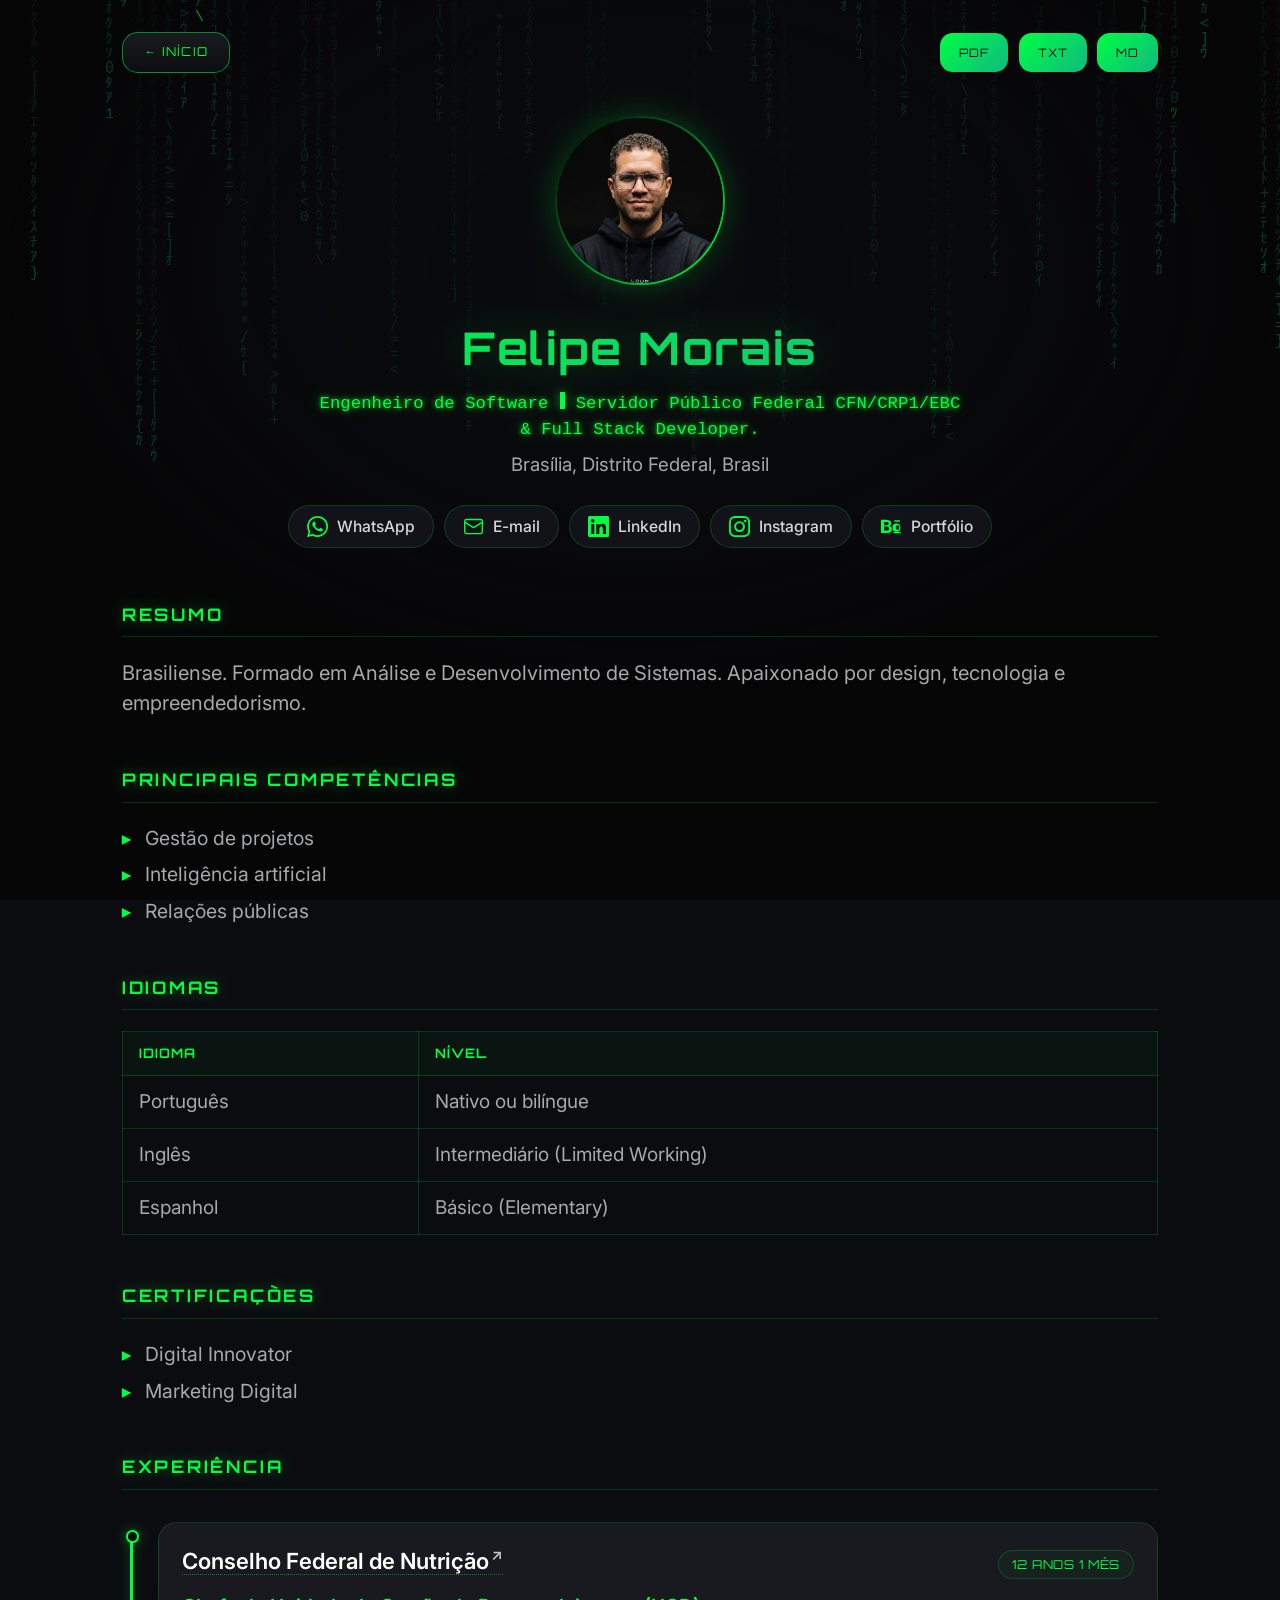
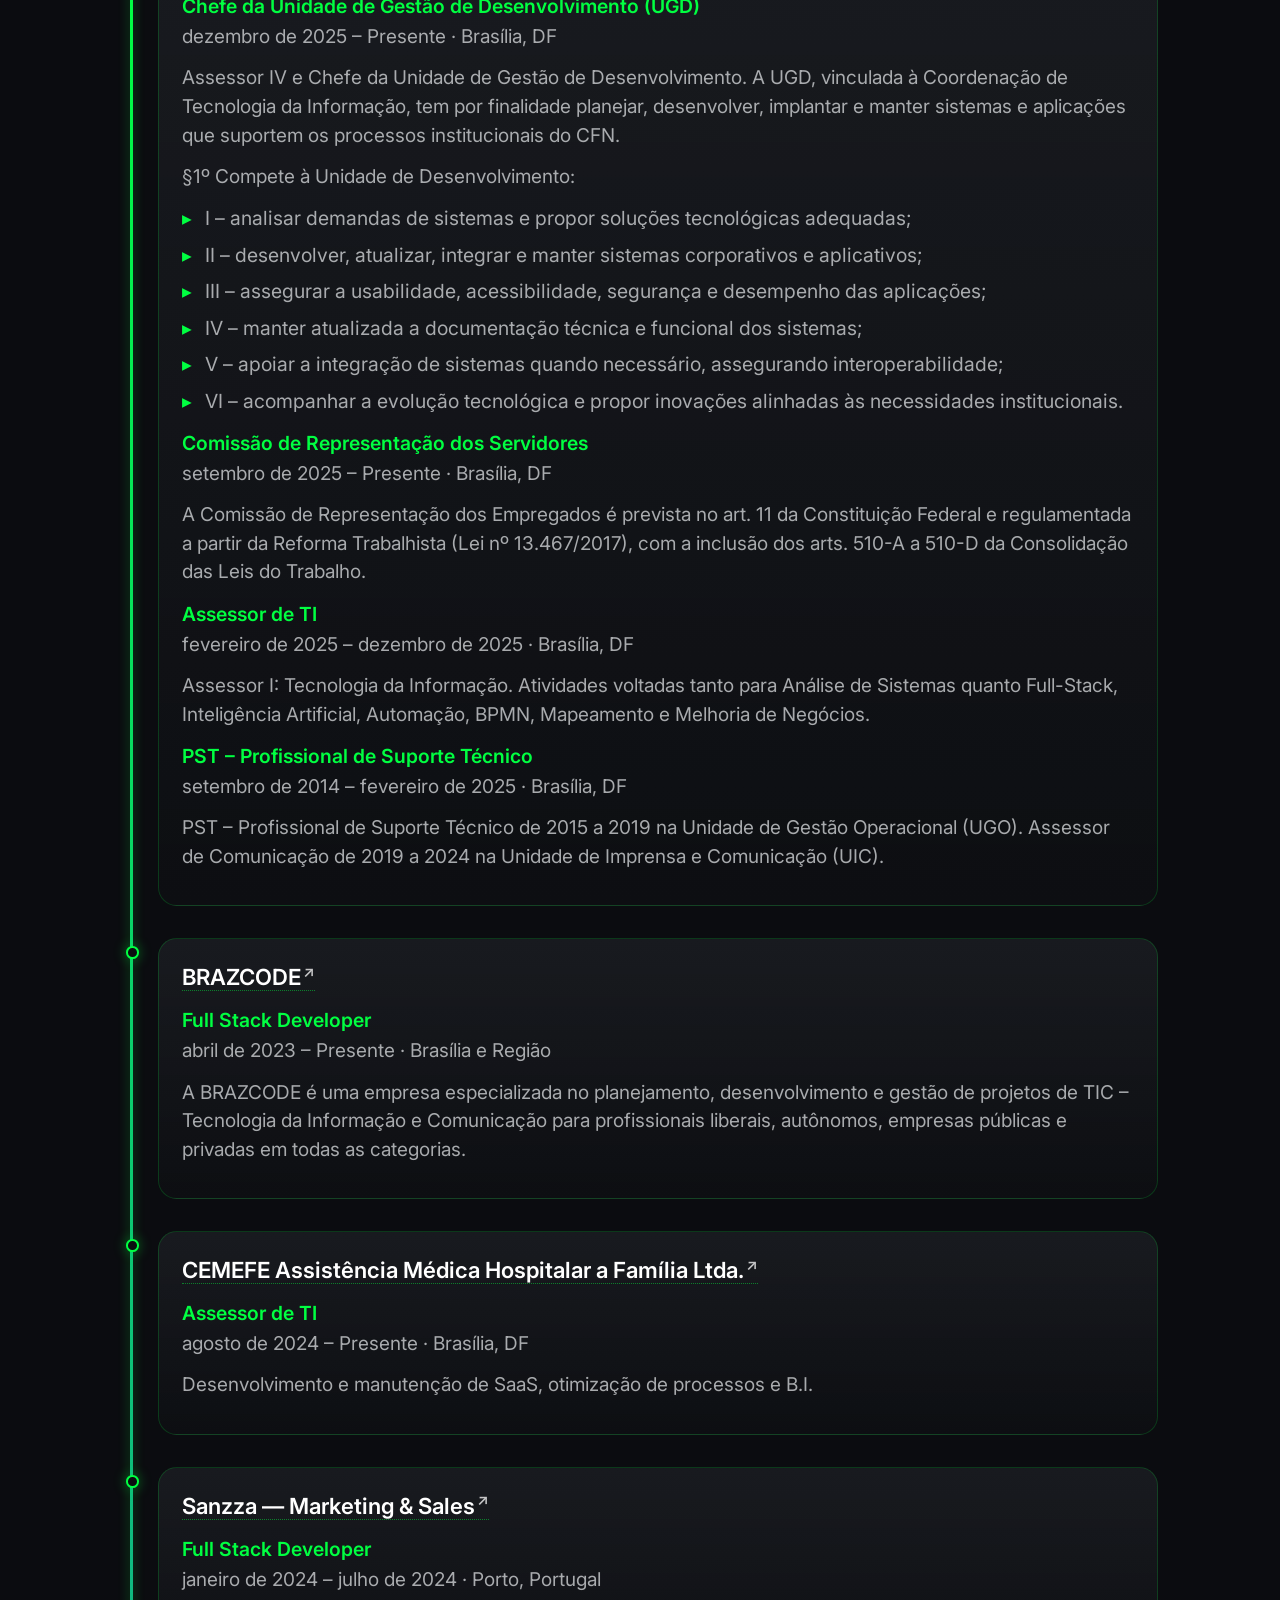
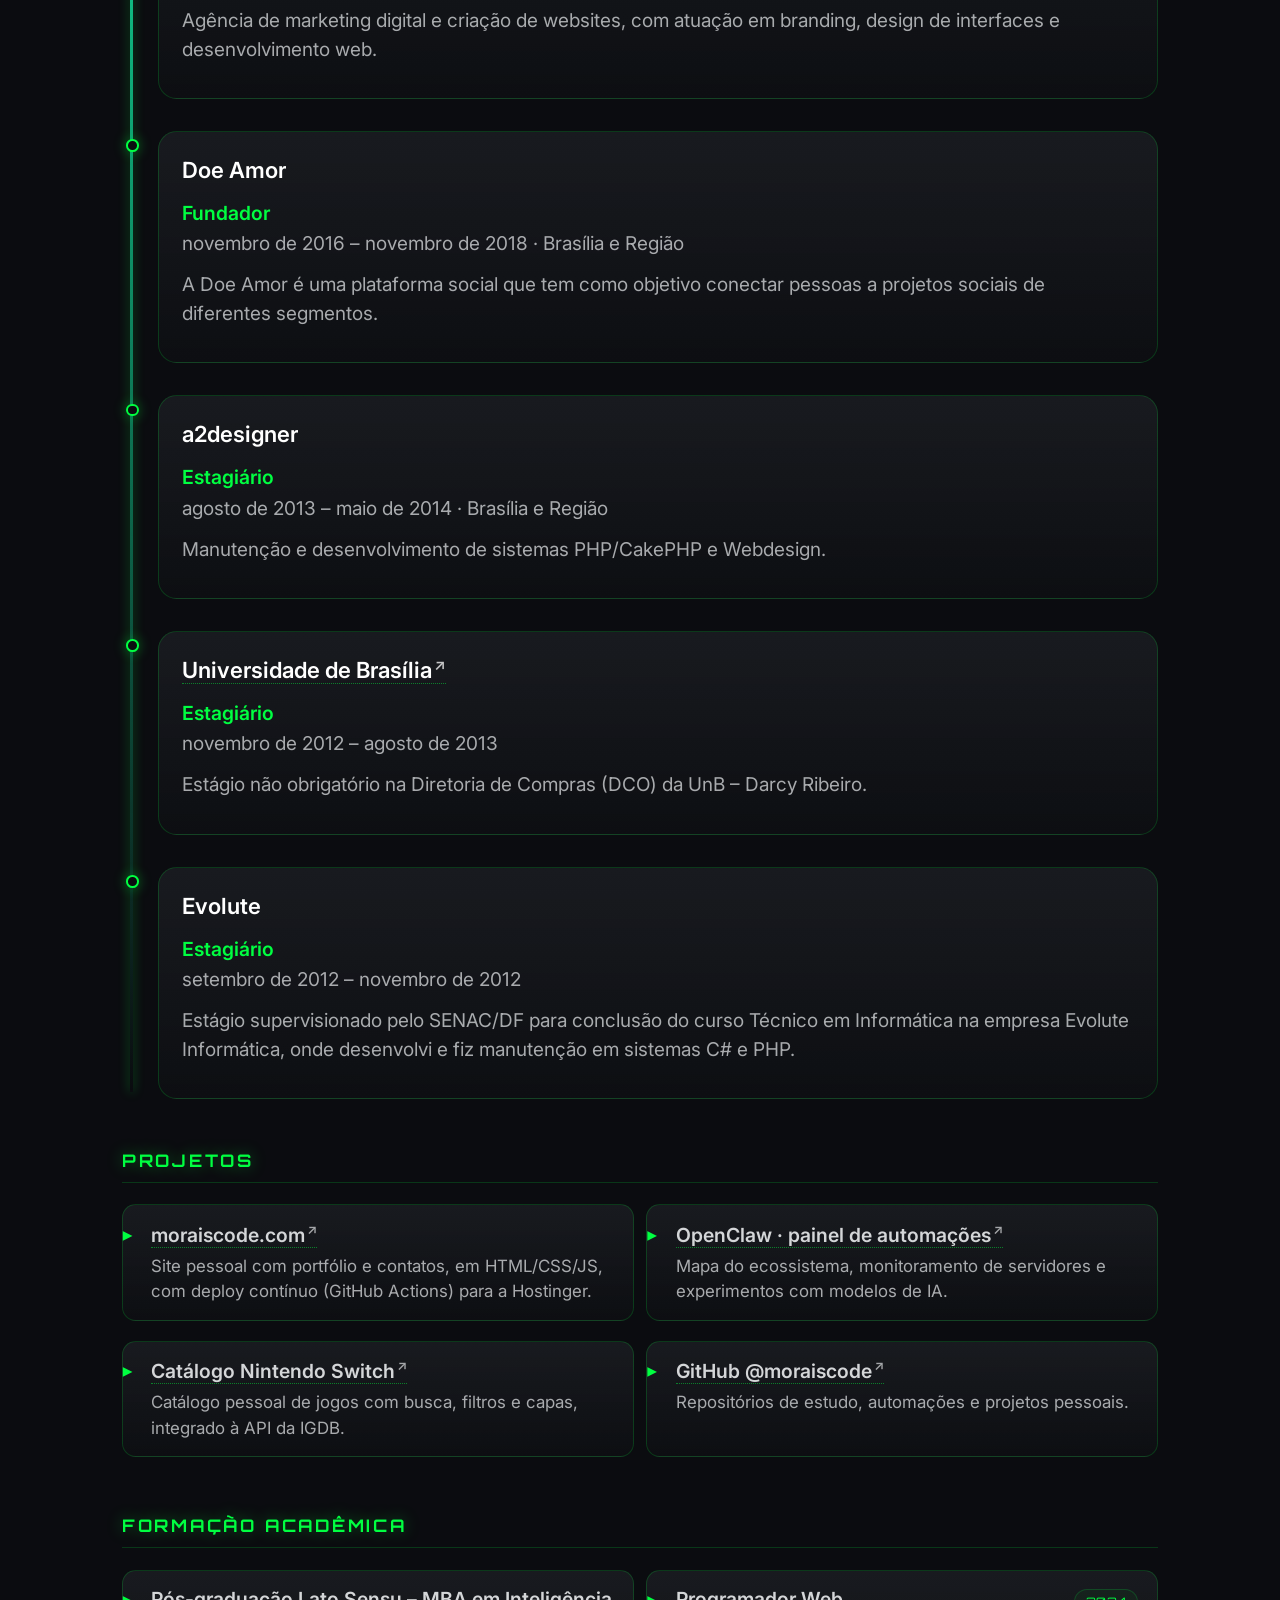
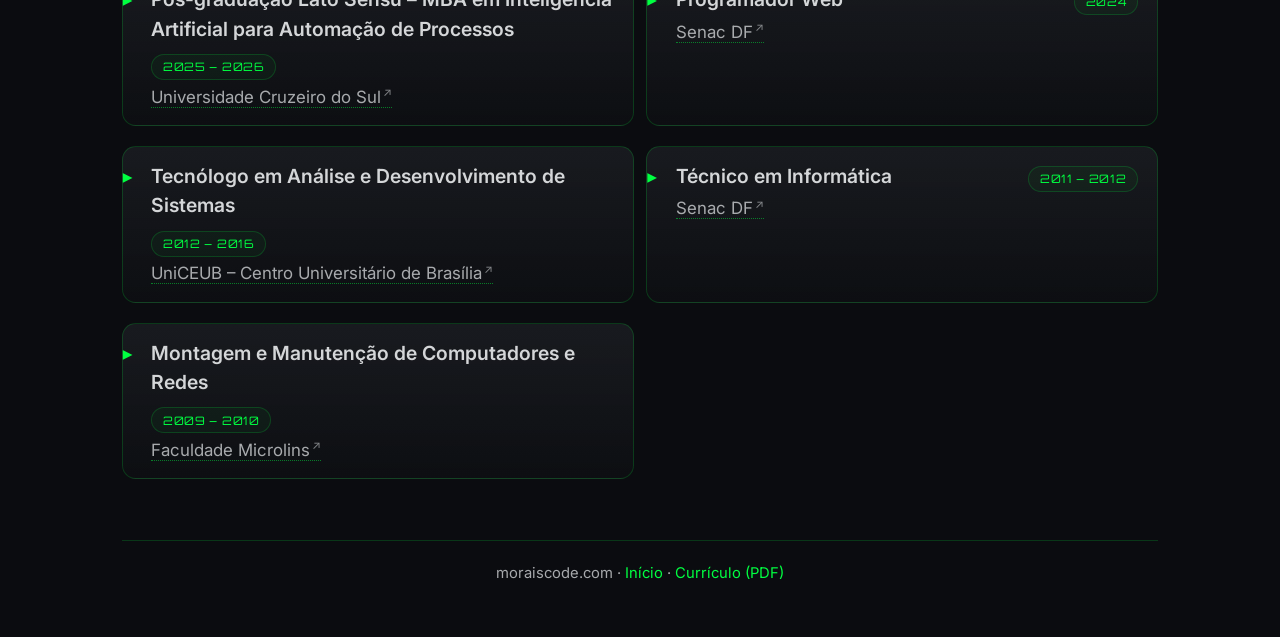
<file: curriculo/index.html>
<!DOCTYPE html>
<html lang="pt-BR">
<head>
<meta charset="UTF-8">
<meta name="viewport" content="width=device-width,initial-scale=1,viewport-fit=cover">
<title>Currículo - Felipe Morais | Engenheiro de Software & Full Stack Developer</title>
<meta name="description" content="Currículo de Felipe Morais — Engenheiro de Software e Full Stack Developer, Servidor Público Federal no CFN (Brasília/DF). Experiência, formação, competências e contato.">
<meta name="keywords" content="currículo Felipe Morais, curriculum vitae, engenheiro de software, full stack developer, Python, JavaScript, PostgreSQL, Docker, WordPress, Linux, Node.js, Git, Brasília, CFN">
<meta name="author" content="Felipe Morais">
<meta name="robots" content="index, follow, max-snippet:-1, max-image-preview:large">
<link rel="canonical" href="https://moraiscode.com/curriculo/">
<meta name="theme-color" content="#0B0C10">
<meta name="geo.region" content="BR-DF">
<meta name="geo.placename" content="Brasília">
<meta property="profile:first_name" content="Felipe">
<meta property="profile:last_name" content="Morais">
<link rel="icon" href="/favicon.ico" sizes="any">
<link rel="icon" type="image/png" sizes="32x32" href="/favicon-32x32.png">
<link rel="icon" type="image/png" sizes="192x192" href="/favicon-192x192.png">
<link rel="apple-touch-icon" href="/apple-touch-icon.png">

<!-- Open Graph -->
<meta property="og:type" content="profile">
<meta property="og:title" content="Currículo - Felipe Morais | Engenheiro de Software">
<meta property="og:description" content="Engenheiro de Software e Full Stack Developer, Servidor Público Federal no CFN (Brasília/DF). Experiência, formação e competências.">
<meta property="og:url" content="https://moraiscode.com/curriculo/">
<meta property="og:site_name" content="moraiscode.com">
<meta property="og:image" content="https://moraiscode.com/assets/foto.webp">
<meta property="og:image:width" content="1280">
<meta property="og:image:height" content="1280">
<meta property="og:image:type" content="image/webp">
<meta property="og:image:alt" content="Felipe Morais">
<meta property="og:locale" content="pt_BR">

<!-- Twitter Card -->
<meta name="twitter:card" content="summary">
<meta name="twitter:title" content="Currículo - Felipe Morais">
<meta name="twitter:description" content="Engenheiro de Software e Full Stack Developer, Servidor Público Federal no CFN (Brasília/DF).">
<meta name="twitter:image" content="https://moraiscode.com/assets/foto.webp">
<meta name="twitter:image:alt" content="Felipe Morais">
<meta name="twitter:site" content="@moraiscode">

<script type="application/ld+json">
{
  "@context": "https://schema.org",
  "@type": "ProfilePage",
  "mainEntity": {
    "@type": "Person",
    "name": "Felipe Morais",
    "givenName": "Felipe",
    "familyName": "Morais",
    "url": "https://moraiscode.com",
    "image": "https://moraiscode.com/assets/foto.webp",
    "jobTitle": "Engenheiro de Software",
    "description": "Engenheiro de Software e Full Stack Developer, Servidor Público Federal no CFN. Atua com desenvolvimento web, automação, inteligência artificial e gestão de projetos de TIC.",
    "email": "contato.felipeamorim@gmail.com",
    "telephone": "+5561986535340",
    "address": {
      "@type": "PostalAddress",
      "addressLocality": "Brasília",
      "addressRegion": "DF",
      "addressCountry": "BR"
    },
    "nationality": "Brasileiro",
    "worksFor": { "@type": "Organization", "name": "Conselho Federal de Nutrição (CFN)" },
    "alumniOf": [
      { "@type": "CollegeOrUniversity", "name": "UniCEUB — Centro Universitário de Brasília" },
      { "@type": "CollegeOrUniversity", "name": "Universidade Cruzeiro do Sul" },
      { "@type": "EducationalOrganization", "name": "Senac DF" }
    ],
    "knowsLanguage": ["pt-BR", "en", "es"],
    "knowsAbout": ["Desenvolvimento web", "Full Stack", "Python", "JavaScript", "PostgreSQL", "Docker", "WordPress", "Linux", "Node.js", "Git", "Inteligência Artificial", "Automação", "Gestão de projetos"],
    "subjectOf": {
      "@type": "DigitalDocument",
      "name": "Currículo — Felipe Morais",
      "url": "https://moraiscode.com/curriculo.pdf",
      "encodingFormat": "application/pdf"
    },
    "sameAs": [
      "https://github.com/moraiscode",
      "https://www.linkedin.com/in/moraiscode/",
      "https://www.instagram.com/moraiscode",
      "https://www.behance.net/moraiscode"
    ]
  }
}
</script>

<link rel="preconnect" href="https://fonts.googleapis.com">
<link rel="preconnect" href="https://fonts.gstatic.com" crossorigin>
<link href="https://fonts.googleapis.com/css2?family=Orbitron:wght@500;700&family=Inter:wght@400;500;600&display=swap" rel="stylesheet">

<style>
*{margin:0;padding:0;box-sizing:border-box}
html{font-size:clamp(15px,2.35vmin,34px);-webkit-text-size-adjust:100%;scrollbar-width:thin;scrollbar-color:var(--cyan) var(--bg)}
::-webkit-scrollbar{width:.45rem;height:.45rem}
::-webkit-scrollbar-track{background:var(--bg)}
::-webkit-scrollbar-thumb{background:linear-gradient(180deg,var(--cyan),var(--green));border-radius:999px}
::-webkit-scrollbar-thumb:hover{background:var(--cyan);box-shadow:0 0 0.5rem var(--glow)}

:root{
  --bg:#0B0C10;
  --card:#111318;
  --border:rgba(0,255,65,.18);
  --cyan:#00ff41;
  --green:#10b981;
  --text:#D4D6D8;
  --dim:rgba(212,214,216,.78);
  --glow:rgba(0,255,65,.4);
}

body{
  background:var(--bg);
  color:var(--text);
  font-family:'Inter',system-ui,-apple-system,sans-serif;
  min-height:100vh;
  line-height:1.5;
  overflow-x:hidden;
}

/* MATRIX BACKGROUND */
#matrix{position:fixed;inset:0;width:100%;height:100%;z-index:0;pointer-events:none;opacity:.8}
body::after{
  content:'';
  position:fixed;
  inset:0;
  z-index:0;
  pointer-events:none;
  background:radial-gradient(ellipse 62% 60% at 50% 30%,rgba(11,12,16,.86) 0%,rgba(11,12,16,.5) 50%,rgba(11,12,16,0) 80%);
}

.wrap{
  position:relative;
  z-index:1;
  max-width:52rem;
  margin:0 auto;
  padding:1.5rem 1.5rem 2.5rem;
}

/* TOPBAR */
.topbar{
  display:flex;
  align-items:center;
  justify-content:space-between;
  gap:1rem;
  flex-wrap:wrap;
  margin-bottom:2rem;
}
.back{
  display:inline-flex;
  align-items:center;
  gap:.4rem;
  font-family:'Orbitron',sans-serif;
  font-size:.58rem;
  letter-spacing:.1em;
  text-transform:uppercase;
  color:var(--cyan);
  text-decoration:none;
  background:linear-gradient(180deg,rgba(255,255,255,.03),rgba(0,0,0,.28)),var(--card);
  border:0.0625rem solid color-mix(in srgb,var(--cyan) 40%,var(--border));
  border-radius:0.75rem;
  padding:.5rem 1rem;
  transition:border-color .2s ease,box-shadow .2s ease,transform .2s ease;
}
.back:hover{border-color:var(--cyan);box-shadow:0 0 1rem -0.25rem var(--glow);transform:translateY(-0.125rem)}
.dl{display:flex;gap:.5rem}
.dl a{
  font-family:'Orbitron',sans-serif;
  font-size:.55rem;
  letter-spacing:.08em;
  text-transform:uppercase;
  color:#0B0C10;
  background:linear-gradient(135deg,var(--cyan),var(--green));
  border-radius:0.6rem;
  padding:.5rem .9rem;
  text-decoration:none;
  transition:transform .2s ease,box-shadow .2s ease;
}
.dl a:hover{transform:translateY(-0.125rem);box-shadow:0 0 1.1rem -0.2rem var(--glow)}

/* HERO */
.hero{text-align:center;margin-bottom:2.5rem}
.hero-photo{
  width:8rem;
  height:8rem;
  border-radius:50%;
  border:0.125rem solid transparent;
  background:
    linear-gradient(var(--bg),var(--bg)) padding-box,
    linear-gradient(135deg,#000,var(--cyan)) border-box;
  object-fit:cover;
  margin-bottom:1rem;
  box-shadow:0 0 2rem -0.5rem var(--glow);
}
.hero-name{
  font-family:'Orbitron',sans-serif;
  font-weight:700;
  font-size:clamp(1.6rem,5vmin,2.6rem);
  letter-spacing:.04em;
  background:linear-gradient(90deg,var(--cyan),var(--green));
  -webkit-background-clip:text;
  background-clip:text;
  color:transparent;
  filter:drop-shadow(0 0 1rem rgba(0,255,65,.25));
  margin-bottom:.4rem;
}
.hero-role{
  font-family:ui-monospace,'SF Mono',Menlo,Consolas,monospace;
  font-size:.82rem;
  font-weight:400;
  letter-spacing:0;
  line-height:1.5;
  color:#00ff41;
  text-shadow:0 0 0.25rem rgba(0,255,65,.85),0 0 0.75rem rgba(0,255,65,.45);
  margin-bottom:.4rem;
}

/* hero terminal-style (igual à home): texto verde + barrinha piscando */
/* o trecho "Engenheiro de Software" herda TUDO da linha (família, tamanho, cor e glow) */
.hero-role .typed{
  font:inherit;
  color:inherit;
  text-shadow:inherit;
}
.hero-role .cursor{
  display:inline-block;
  width:.5ch;
  height:1em;
  margin-left:0.0625rem;
  background:#00ff41;
  box-shadow:0 0 0.5rem rgba(0,255,65,.7);
  vertical-align:-0.0625rem;
  animation:blink 1s steps(1,end) infinite;
}
@keyframes blink{0%,49%{opacity:1}50%,100%{opacity:0}}
.hero-loc{font-size:.88rem;color:var(--dim);margin-bottom:1.25rem}
.hero-links{display:flex;flex-wrap:wrap;justify-content:center;gap:.5rem}
.clink{
  display:inline-flex;
  align-items:center;
  gap:.4rem;
  font-size:.74rem;
  font-weight:500;
  color:var(--text);
  text-decoration:none;
  background:var(--card);
  border:0.0625rem solid var(--border);
  border-radius:999px;
  padding:.4rem .85rem;
  transition:transform .2s ease,border-color .2s ease,box-shadow .2s ease;
}
.clink svg{width:1rem;height:1rem;color:var(--cyan)}
.clink:hover{transform:translateY(-0.125rem);border-color:var(--cyan);box-shadow:0 0 1rem -0.3rem var(--glow)}

/* CONTEÚDO */
.cv h2{
  font-family:'Orbitron',sans-serif;
  font-size:.82rem;
  letter-spacing:.16em;
  text-transform:uppercase;
  color:var(--cyan);
  margin:2.25rem 0 1rem;
  padding-bottom:.45rem;
  border-bottom:0.0625rem solid var(--border);
  text-shadow:0 0 0.75rem var(--glow);
}
.cv h3{
  position:relative;
  font-family:'Inter',sans-serif;
  font-size:1.08rem;
  font-weight:600;
  color:#fff;
  margin:1.4rem 0 .3rem;
  padding-left:.85rem;
}
.cv h3::before{
  content:'';
  position:absolute;
  left:0;
  top:.15em;
  bottom:.15em;
  width:.2rem;
  border-radius:0.125rem;
  background:linear-gradient(var(--cyan),var(--green));
  box-shadow:0 0 0.5rem var(--glow);
}
.cv p{font-size:.95rem;color:var(--dim);margin-bottom:.6rem}
.cv strong{color:var(--text);font-weight:600}
.cv em{color:var(--cyan);font-style:normal;font-size:.82rem;letter-spacing:.02em}
.cv a{color:var(--cyan);text-decoration:none}
.cv a:hover{text-decoration:underline}
.cv ul{list-style:none;margin:0 0 1rem;padding:0}

/* Formação acadêmica — cartões com chip de período (2 colunas no desktop) */
.cv ul.edu{display:grid;gap:.6rem;margin:0 0 1.25rem;padding:0;list-style:none}
@media(min-width:768px){.cv ul.edu{grid-template-columns:1fr 1fr}}
.cv ul.edu>li{
  position:relative;
  padding:.7rem .9rem .7rem 1.35rem;
  font-size:.92rem;
  background:linear-gradient(180deg,rgba(255,255,255,.03),rgba(0,0,0,.25)),var(--card);
  border:0.0625rem solid var(--border);
  border-radius:.65rem;
}
.cv .edu-head{display:flex;align-items:baseline;justify-content:space-between;gap:.5rem;flex-wrap:wrap}
.cv .edu-head>strong{color:var(--text);font-weight:600}
.cv .edu-date{
  flex-shrink:0;
  font-family:'Orbitron',sans-serif;
  font-size:.55rem;
  letter-spacing:.06em;
  text-transform:uppercase;
  color:var(--cyan);
  border:0.0625rem solid var(--border);
  border-radius:999px;
  padding:.15rem .5rem;
  white-space:nowrap;
  background:rgba(0,255,65,.04);
}
.cv .edu-inst{display:block;margin-top:.2rem;font-size:.8rem;color:var(--dim)}

/* Links de empresas/instituições (verificados na web em 17/09/2026) */
.cv a.org{
  color:inherit;
  text-decoration:none;
  border-bottom:0.0625rem dotted color-mix(in srgb,var(--cyan) 45%,transparent);
}
.cv a.org::after{content:"↗";font-size:.68em;vertical-align:super;opacity:.75;margin-left:.1rem}
.cv a.org:hover{color:var(--cyan);border-bottom-color:var(--cyan)}
.cv li{position:relative;font-size:.92rem;color:var(--dim);padding-left:1.1rem;margin-bottom:.35rem}
.cv li::before{content:'▸';position:absolute;left:0;color:var(--cyan)}
.cv hr{border:0;border-top:0.0625rem solid var(--border);margin:1.75rem 0}
.cv table{width:100%;border-collapse:collapse;margin:0 0 1rem;font-size:.9rem}
.cv th,.cv td{text-align:left;padding:.55rem .75rem;border:0.0625rem solid var(--border)}
.cv th{
  font-family:'Orbitron',sans-serif;
  font-size:.62rem;
  letter-spacing:.08em;
  text-transform:uppercase;
  color:var(--cyan);
  background:rgba(0,255,65,.04);
}
.cv td{color:var(--dim)}

/* TIMELINE (experiência) */
.timeline{position:relative;margin:1.5rem 0 0;padding-left:1.7rem}
.timeline::before{
  content:'';
  position:absolute;
  left:.4rem;
  top:0.7rem;
  bottom:.35rem;
  width:0.125rem;
  background:linear-gradient(180deg,var(--cyan),var(--green) 60%,transparent);
  box-shadow:0 0 0.5rem var(--glow);
}
.tl-item{position:relative;margin-bottom:1.5rem}
.tl-item:last-child{margin-bottom:0}
.tl-dot{
  position:absolute;
  left:-1.5rem;
  top:.4rem;
  width:.6rem;
  height:.6rem;
  border-radius:50%;
  background:var(--bg);
  border:0.125rem solid var(--cyan);
  box-shadow:0 0 0.6rem var(--glow);
}
.tl-card{
  background:linear-gradient(180deg,rgba(255,255,255,.03),rgba(0,0,0,.25)),var(--card);
  border:0.0625rem solid var(--border);
  border-radius:0.875rem;
  padding:1rem 1.1rem;
  transition:border-color .25s ease,box-shadow .25s ease,transform .25s ease;
}
.tl-card:hover{border-color:var(--cyan);box-shadow:0 0 1.25rem -0.4rem var(--glow);transform:translateY(-0.125rem)}
.tl-head{display:flex;align-items:baseline;justify-content:space-between;gap:.75rem;flex-wrap:wrap;margin-bottom:.4rem}
.tl-head h3{padding:0;margin:0;font-size:1.05rem;color:#fff}
.tl-head h3::before{display:none}
.tl-date{
  font-family:'Orbitron',sans-serif;
  font-size:.58rem;
  letter-spacing:.06em;
  text-transform:uppercase;
  color:var(--cyan);
  border:0.0625rem solid var(--border);
  border-radius:999px;
  padding:.2rem .6rem;
  white-space:nowrap;
  background:rgba(0,255,65,.04);
}
.tl-role{font-size:.92rem;font-weight:600;color:var(--cyan);margin:.6rem 0 .1rem}
.tl-when{font-size:.78rem;color:var(--dim);margin-bottom:.35rem}
.tl-card p{font-size:.9rem}
.tl-card ul{margin-bottom:.5rem}

/* RODAPÉ */
.footer{
  margin-top:2.5rem;
  padding-top:1rem;
  border-top:0.0625rem solid var(--border);
  text-align:center;
}
.footer p{font-size:.7rem;color:var(--dim)}
.footer a{color:var(--cyan);text-decoration:none}

/* tablet */
@media(max-width:900px){
  .wrap{padding:1.75rem 1.25rem 2.5rem}
  .hero-name{font-size:clamp(1.5rem,5.4vmin,2.3rem)}
  .cv table{font-size:.86rem}
}

/* mobile */
@media(max-width:560px){
  .wrap{padding:1.25rem 1rem 2rem}
  .topbar{gap:.6rem;margin-bottom:1.5rem}
  .hero-photo{width:8.25rem;height:8.25rem}
  .hero-name{font-size:clamp(1.95rem,8.5vw,2.5rem)}
  .cv h2{margin-top:1.6rem}
  .timeline{padding-left:1.4rem}
  .tl-dot{left:-1.25rem}
  .hero-role{font-size:.86rem;line-height:1.5}
  .br-desk{display:none}
  .tl-head{flex-direction:column;align-items:flex-start;gap:.2rem}
  .cv table{font-size:.82rem}
  .cv th,.cv td{padding:.45rem .5rem}
  .clink{font-size:.7rem;padding:.35rem .7rem}
  .cv a,.clink,.footer a,.cv .edu-inst,.cv .edu-head>strong{overflow-wrap:anywhere}
  .cv ul.edu>li{padding:.65rem .8rem .65rem 1.3rem}
}

@media(prefers-reduced-motion:reduce){*{animation:none!important;transition:none!important}}
</style>
</head>
<body>

<canvas id="matrix" aria-hidden="true"></canvas>

<div class="wrap">

  <nav class="topbar">
    <a class="back" href="/">← Início</a>
    <div class="dl">
      <a href="/curriculo.pdf">PDF</a>
      <a href="/curriculo.txt">TXT</a>
      <a href="/curriculo.md">MD</a>
    </div>
  </nav>

  <main>
<header class="hero"><img class="hero-photo" src="/assets/foto.webp" alt="Felipe Morais" width="132" height="132" decoding="async"><h1 class="hero-name">Felipe Morais</h1><p class="hero-role"><span class="typed" id="typed" data-text="Engenheiro de Software">Engenheiro de Software</span>&nbsp;<span class="cursor" aria-hidden="true"></span> Servidor Público Federal CFN/CRP1/EBC<br class="br-desk">&amp; Full Stack Developer.</p><p class="hero-loc">Brasília, Distrito Federal, Brasil</p><nav class="hero-links"><a href="https://wa.me/5561986535340" target="_blank" rel="noopener" class="clink" title="WhatsApp" aria-label="WhatsApp"><svg viewBox="0 0 24 24" fill="currentColor" aria-hidden="true"><path d="M17.472 14.382c-.297-.149-1.758-.867-2.03-.967-.273-.099-.471-.148-.67.15-.197.297-.767.966-.94 1.164-.173.199-.347.223-.644.075-.297-.15-1.255-.463-2.39-1.475-.883-.788-1.48-1.761-1.653-2.059-.173-.297-.018-.458.13-.606.134-.133.298-.347.446-.52.149-.174.198-.298.298-.497.099-.198.05-.371-.025-.52-.075-.149-.669-1.612-.916-2.207-.242-.579-.487-.5-.669-.51l-.57-.01c-.198 0-.52.074-.792.372-.272.297-1.04 1.016-1.04 2.479 0 1.462 1.065 2.875 1.213 3.074.149.198 2.096 3.2 5.077 4.487.709.306 1.262.489 1.694.625.712.227 1.36.195 1.871.118.571-.085 1.758-.719 2.006-1.413.248-.694.248-1.289.173-1.413-.074-.124-.272-.198-.57-.347m-5.421 7.403h-.004a9.87 9.87 0 01-5.031-1.378l-.361-.214-3.741.982.998-3.648-.235-.374a9.86 9.86 0 01-1.51-5.26c.001-5.45 4.436-9.884 9.888-9.884 2.64 0 5.122 1.03 6.988 2.898a9.825 9.825 0 012.893 6.994c-.003 5.45-4.437 9.884-9.885 9.884m8.413-18.297A11.815 11.815 0 0012.05 0C5.495 0 .16 5.335.157 11.892c0 2.096.547 4.142 1.588 5.945L.057 24l6.305-1.654a11.882 11.882 0 005.683 1.448h.005c6.554 0 11.89-5.335 11.893-11.893a11.821 11.821 0 00-3.48-8.413Z"/></svg><span>WhatsApp</span></a><a href="mailto:contato.felipeamorim@gmail.com" target="_blank" rel="noopener" class="clink" title="E-mail" aria-label="E-mail"><svg viewBox="0 0 24 24" fill="none" stroke="currentColor" stroke-width="1.6" stroke-linecap="round" stroke-linejoin="round" aria-hidden="true"><rect x="2" y="4" width="20" height="16" rx="2"/><path d="m22 7-8.97 5.7a1.94 1.94 0 0 1-2.06 0L2 7"/></svg><span>E-mail</span></a><a href="https://www.linkedin.com/in/moraiscode" target="_blank" rel="noopener" class="clink" title="LinkedIn" aria-label="LinkedIn"><svg viewBox="0 0 24 24" fill="currentColor" aria-hidden="true"><path d="M20.447 20.452h-3.554v-5.569c0-1.328-.027-3.037-1.852-3.037-1.853 0-2.136 1.445-2.136 2.939v5.667H9.351V9h3.414v1.561h.046c.477-.9 1.637-1.85 3.37-1.85 3.601 0 4.267 2.37 4.267 5.455v6.286zM5.337 7.433c-1.144 0-2.063-.926-2.063-2.065 0-1.138.92-2.063 2.063-2.063 1.14 0 2.064.925 2.064 2.063 0 1.139-.925 2.065-2.064 2.065zm1.782 13.019H3.555V9h3.564v11.452zM22.225 0H1.771C.792 0 0 .774 0 1.729v20.542C0 23.227.792 24 1.771 24h20.451C23.2 24 24 23.227 24 22.271V1.729C24 .774 23.2 0 22.222 0h.003z"/></svg><span>LinkedIn</span></a><a href="https://instagram.com/moraiscode" target="_blank" rel="noopener" class="clink" title="Instagram" aria-label="Instagram"><svg viewBox="0 0 24 24" fill="currentColor" aria-hidden="true"><path d="M12 0C8.74 0 8.333.015 7.053.072 5.775.132 4.905.333 4.14.63c-.789.306-1.459.717-2.126 1.384S.935 3.35.63 4.14C.333 4.905.131 5.775.072 7.053.012 8.333 0 8.74 0 12s.015 3.667.072 4.947c.06 1.277.261 2.148.558 2.913.306.788.717 1.459 1.384 2.126.667.666 1.336 1.079 2.126 1.384.766.296 1.636.499 2.913.558C8.333 23.988 8.74 24 12 24s3.667-.015 4.947-.072c1.277-.06 2.148-.262 2.913-.558.788-.306 1.459-.718 2.126-1.384.666-.667 1.079-1.335 1.384-2.126.296-.765.499-1.636.558-2.913.06-1.28.072-1.687.072-4.947s-.015-3.667-.072-4.947c-.06-1.277-.262-2.149-.558-2.913-.306-.789-.718-1.459-1.384-2.126C21.319 1.347 20.651.935 19.86.63c-.765-.297-1.636-.499-2.913-.558C15.667.012 15.26 0 12 0zm0 2.16c3.203 0 3.585.016 4.85.071 1.17.055 1.805.249 2.227.415.562.217.96.477 1.382.896.419.42.679.819.896 1.381.164.422.36 1.057.413 2.227.057 1.266.07 1.646.07 4.85s-.015 3.585-.074 4.85c-.061 1.17-.256 1.805-.421 2.227-.224.562-.479.96-.899 1.382-.419.419-.824.679-1.38.896-.42.164-1.065.36-2.235.413-1.274.057-1.649.07-4.859.07-3.211 0-3.586-.015-4.859-.074-1.171-.061-1.816-.256-2.236-.421-.569-.224-.96-.479-1.379-.899-.421-.419-.69-.824-.9-1.38-.165-.42-.359-1.065-.42-2.235-.045-1.26-.061-1.649-.061-4.844 0-3.196.016-3.586.061-4.861.061-1.17.255-1.814.42-2.234.21-.57.479-.96.9-1.381.419-.419.81-.689 1.379-.898.42-.166 1.051-.361 2.221-.421 1.275-.045 1.65-.06 4.859-.06l.045.03zm0 3.678a6.162 6.162 0 100 12.324 6.162 6.162 0 100-12.324zM12 16c-2.21 0-4-1.79-4-4s1.79-4 4-4 4 1.79 4 4-1.79 4-4 4zm7.846-10.405a1.441 1.441 0 11-2.88 0 1.441 1.441 0 012.88 0z"/></svg><span>Instagram</span></a><a href="https://www.behance.net/moraiscode" target="_blank" rel="noopener" class="clink" title="Portfólio" aria-label="Portfólio"><svg viewBox="0 0 24 24" fill="currentColor" aria-hidden="true"><path d="M6.938 4.503c.702 0 1.34.06 1.92.188.577.13 1.07.33 1.485.61.41.28.733.65.96 1.12.225.47.34 1.05.34 1.73 0 .74-.17 1.36-.507 1.86-.338.5-.837.9-1.502 1.22.906.26 1.576.72 2.022 1.37.448.66.665 1.45.665 2.36 0 .75-.13 1.39-.41 1.93-.28.55-.67 1-1.16 1.35-.48.348-1.05.6-1.67.767-.63.165-1.27.25-1.95.25H0v-14.9h6.938zm-.36 5.91c.63 0 1.14-.15 1.53-.44.39-.3.59-.74.59-1.33 0-.35-.06-.64-.19-.87-.13-.23-.3-.42-.51-.56-.21-.14-.44-.24-.69-.3-.26-.06-.52-.1-.79-.1H3.61v3.6h2.97zm.16 6.18c.31 0 .61-.03.91-.1.3-.07.56-.19.79-.36.23-.17.41-.4.55-.69.14-.29.21-.65.21-1.08 0-.85-.24-1.47-.72-1.86-.48-.39-1.11-.58-1.89-.58H3.61v4.59h3.13zM15.1 4.91h6.3v1.62h-6.3V4.91zM21.79 11.37c-.19-.58-.48-1.09-.86-1.51-.39-.42-.87-.74-1.44-.96-.57-.22-1.22-.33-1.95-.33-.73 0-1.38.11-1.95.33-.57.22-1.05.54-1.44.96-.38.42-.67.93-.86 1.51-.19.58-.29 1.22-.29 1.93 0 .71.1 1.35.29 1.93.19.58.48 1.09.86 1.51.39.42.87.74 1.44.96.57.22 1.22.33 1.95.33.73 0 1.38-.11 1.95-.33.57-.22 1.05-.54 1.44-.96.38-.42.67-.93.86-1.51.19-.58.29-1.22.29-1.93 0-.71-.1-1.35-.29-1.93zm-4.65.46c.17-.39.4-.7.68-.92.28-.22.61-.33.99-.33.38 0 .71.11.99.33.28.22.51.53.68.92.17.39.25.84.25 1.34 0 .5-.08.95-.25 1.34-.17.39-.4.7-.68.92-.28.22-.61.33-.99.33-.38 0-.71-.11-.99-.33-.28-.22-.51-.53-.68-.92-.17-.39-.25-.84-.25-1.34 0-.5.08-.95.25-1.34zM14.12 19.5h8.4v-1.4h-8.4v1.4z"/></svg><span>Portfólio</span></a></nav></header>
<article class="cv"><h2>Resumo</h2>
<p>Brasiliense. Formado em Análise e Desenvolvimento de Sistemas. Apaixonado por design, tecnologia e empreendedorismo.</p>
<h2>Principais competências</h2>
<ul><li>Gestão de projetos</li><li>Inteligência artificial</li><li>Relações públicas</li></ul>
<h2>Idiomas</h2>
<table><thead><tr><th>Idioma</th><th>Nível</th></tr></thead><tbody><tr><td>Português</td><td>Nativo ou bilíngue</td></tr><tr><td>Inglês</td><td>Intermediário (Limited Working)</td></tr><tr><td>Espanhol</td><td>Básico (Elementary)</td></tr></tbody></table>
<h2>Certificações</h2>
<ul><li>Digital Innovator</li><li>Marketing Digital</li></ul>
<h2>Experiência</h2><div class="timeline"><div class="tl-item"><span class="tl-dot"></span><div class="tl-card"><div class="tl-head"><h3><a class="org" href="https://cfn.org.br/" target="_blank" rel="noopener">Conselho Federal de Nutrição</a></h3><span class="tl-date">12 anos 1 mês</span></div><h4 class="tl-role">Chefe da Unidade de Gestão de Desenvolvimento (UGD)</h4><p class="tl-when">dezembro de 2025 – Presente · Brasília, DF</p><p>Assessor IV e Chefe da Unidade de Gestão de Desenvolvimento. A UGD, vinculada à Coordenação de Tecnologia da Informação, tem por finalidade planejar, desenvolver, implantar e manter sistemas e aplicações que suportem os processos institucionais do CFN.</p><p>§1º Compete à Unidade de Desenvolvimento:</p><ul><li>I – analisar demandas de sistemas e propor soluções tecnológicas adequadas;</li><li>II – desenvolver, atualizar, integrar e manter sistemas corporativos e aplicativos;</li><li>III – assegurar a usabilidade, acessibilidade, segurança e desempenho das aplicações;</li><li>IV – manter atualizada a documentação técnica e funcional dos sistemas;</li><li>V – apoiar a integração de sistemas quando necessário, assegurando interoperabilidade;</li><li>VI – acompanhar a evolução tecnológica e propor inovações alinhadas às necessidades institucionais.</li></ul><h4 class="tl-role">Comissão de Representação dos Servidores</h4><p class="tl-when">setembro de 2025 – Presente · Brasília, DF</p><p>A Comissão de Representação dos Empregados é prevista no art. 11 da Constituição Federal e regulamentada a partir da Reforma Trabalhista (Lei nº 13.467/2017), com a inclusão dos arts. 510-A a 510-D da Consolidação das Leis do Trabalho.</p><h4 class="tl-role">Assessor de TI</h4><p class="tl-when">fevereiro de 2025 – dezembro de 2025 · Brasília, DF</p><p>Assessor I: Tecnologia da Informação. Atividades voltadas tanto para Análise de Sistemas quanto Full-Stack, Inteligência Artificial, Automação, BPMN, Mapeamento e Melhoria de Negócios.</p><h4 class="tl-role">PST – Profissional de Suporte Técnico</h4><p class="tl-when">setembro de 2014 – fevereiro de 2025 · Brasília, DF</p><p>PST – Profissional de Suporte Técnico de 2015 a 2019 na Unidade de Gestão Operacional (UGO). Assessor de Comunicação de 2019 a 2024 na Unidade de Imprensa e Comunicação (UIC).</p></div></div><div class="tl-item"><span class="tl-dot"></span><div class="tl-card"><div class="tl-head"><h3><a class="org" href="https://brazcode.com/" target="_blank" rel="noopener">BRAZCODE</a></h3></div><h4 class="tl-role">Full Stack Developer</h4><p class="tl-when">abril de 2023 – Presente · Brasília e Região</p><p>A BRAZCODE é uma empresa especializada no planejamento, desenvolvimento e gestão de projetos de TIC – Tecnologia da Informação e Comunicação para profissionais liberais, autônomos, empresas públicas e privadas em todas as categorias.</p></div></div><div class="tl-item"><span class="tl-dot"></span><div class="tl-card"><div class="tl-head"><h3><a class="org" href="https://cemefe.com.br/" target="_blank" rel="noopener">CEMEFE Assistência Médica Hospitalar a Família Ltda.</a></h3></div><h4 class="tl-role">Assessor de TI</h4><p class="tl-when">agosto de 2024 – Presente · Brasília, DF</p><p>Desenvolvimento e manutenção de SaaS, otimização de processos e B.I.</p></div></div><div class="tl-item"><span class="tl-dot"></span><div class="tl-card"><div class="tl-head"><h3><a class="org" href="https://www.sanzza.com/" target="_blank" rel="noopener">Sanzza — Marketing &amp; Sales</a></h3></div><h4 class="tl-role">Full Stack Developer</h4><p class="tl-when">janeiro de 2024 – julho de 2024 · Porto, Portugal</p><p>Agência de marketing digital e criação de websites, com atuação em branding, design de interfaces e desenvolvimento web.</p></div></div><div class="tl-item"><span class="tl-dot"></span><div class="tl-card"><div class="tl-head"><h3>Doe Amor</h3></div><h4 class="tl-role">Fundador</h4><p class="tl-when">novembro de 2016 – novembro de 2018 · Brasília e Região</p><p>A Doe Amor é uma plataforma social que tem como objetivo conectar pessoas a projetos sociais de diferentes segmentos.</p></div></div><div class="tl-item"><span class="tl-dot"></span><div class="tl-card"><div class="tl-head"><h3>a2designer</h3></div><h4 class="tl-role">Estagiário</h4><p class="tl-when">agosto de 2013 – maio de 2014 · Brasília e Região</p><p>Manutenção e desenvolvimento de sistemas PHP/CakePHP e Webdesign.</p></div></div><div class="tl-item"><span class="tl-dot"></span><div class="tl-card"><div class="tl-head"><h3><a class="org" href="https://www.unb.br/" target="_blank" rel="noopener">Universidade de Brasília</a></h3></div><h4 class="tl-role">Estagiário</h4><p class="tl-when">novembro de 2012 – agosto de 2013</p><p>Estágio não obrigatório na Diretoria de Compras (DCO) da UnB – Darcy Ribeiro.</p></div></div><div class="tl-item"><span class="tl-dot"></span><div class="tl-card"><div class="tl-head"><h3>Evolute</h3></div><h4 class="tl-role">Estagiário</h4><p class="tl-when">setembro de 2012 – novembro de 2012</p><p>Estágio supervisionado pelo SENAC/DF para conclusão do curso Técnico em Informática na empresa Evolute Informática, onde desenvolvi e fiz manutenção em sistemas C# e PHP.</p></div></div></div>
<h2>Projetos</h2><ul class="edu">
<li><div class="edu-head"><strong><a class="org" href="https://moraiscode.com/" target="_blank" rel="noopener">moraiscode.com</a></strong></div><span class="edu-inst">Site pessoal com portfólio e contatos, em HTML/CSS/JS, com deploy contínuo (GitHub Actions) para a Hostinger.</span></li>
<li><div class="edu-head"><strong><a class="org" href="https://openclaw.moraiscode.com/" target="_blank" rel="noopener">OpenClaw · painel de automações</a></strong></div><span class="edu-inst">Mapa do ecossistema, monitoramento de servidores e experimentos com modelos de IA.</span></li>
<li><div class="edu-head"><strong><a class="org" href="https://openclaw.moraiscode.com/nintendo-switch-catalogo/" target="_blank" rel="noopener">Catálogo Nintendo Switch</a></strong></div><span class="edu-inst">Catálogo pessoal de jogos com busca, filtros e capas, integrado à API da IGDB.</span></li>
<li><div class="edu-head"><strong><a class="org" href="https://github.com/moraiscode" target="_blank" rel="noopener">GitHub @moraiscode</a></strong></div><span class="edu-inst">Repositórios de estudo, automações e projetos pessoais.</span></li>
</ul>
<h2>Formação acadêmica</h2>
<ul class="edu">
<li><div class="edu-head"><strong>Pós-graduação Lato Sensu – MBA em Inteligência Artificial para Automação de Processos</strong><span class="edu-date">2025 – 2026</span></div><span class="edu-inst"><a class="org" href="https://www.cruzeirodosul.edu.br/" target="_blank" rel="noopener">Universidade Cruzeiro do Sul</a></span></li>
<li><div class="edu-head"><strong>Programador Web</strong><span class="edu-date">2024</span></div><span class="edu-inst"><a class="org" href="https://www.df.senac.br/" target="_blank" rel="noopener">Senac DF</a></span></li>
<li><div class="edu-head"><strong>Tecnólogo em Análise e Desenvolvimento de Sistemas</strong><span class="edu-date">2012 – 2016</span></div><span class="edu-inst"><a class="org" href="https://www.uniceub.br/" target="_blank" rel="noopener">UniCEUB – Centro Universitário de Brasília</a></span></li>
<li><div class="edu-head"><strong>Técnico em Informática</strong><span class="edu-date">2011 – 2012</span></div><span class="edu-inst"><a class="org" href="https://www.df.senac.br/" target="_blank" rel="noopener">Senac DF</a></span></li>
<li><div class="edu-head"><strong>Montagem e Manutenção de Computadores e Redes</strong><span class="edu-date">2009 – 2010</span></div><span class="edu-inst"><a class="org" href="https://microlins.com.br/" target="_blank" rel="noopener">Faculdade Microlins</a></span></li>
</ul>
</article>
  </main>

  <footer class="footer">
    <p>moraiscode.com · <a href="/">Início</a> · <a href="/curriculo.pdf">Currículo (PDF)</a></p>
  </footer>

</div>

<script>
(function(){
  var c=document.getElementById('matrix');
  if(!c||!c.getContext)return;
  if(window.matchMedia&&window.matchMedia('(prefers-reduced-motion: reduce)').matches){c.remove();return;}
  var ctx=c.getContext('2d');
  var chars='01ｱｲｳｴｵｶｷｸｹｺｻｼｽｾｿﾀﾁﾂﾃﾄ<>[]{}/\\|=+*'.split('');
  var fs=15,cols,drops,w,h,dpr,running=true,last=0;
  var frame=window.innerWidth<560?1000/12:1000/18;
  function draw(t){
    if(!running)return;
    requestAnimationFrame(draw);
    if(t-last<frame)return;
    last=t;
    ctx.fillStyle='rgba(11,12,16,0.10)';
    ctx.fillRect(0,0,w,h);
    ctx.font=fs+'px monospace';
    for(var i=0;i<cols;i++){
      var x=i*fs,y=drops[i]*fs,ch=chars[(Math.random()*chars.length)|0];
      ctx.fillStyle=Math.random()>0.985?'rgba(0,255,65,0.85)':'rgba(16,185,129,0.46)';
      ctx.fillText(ch,x,y);
      if(y>h&&Math.random()>0.975)drops[i]=0;
      drops[i]++;
    }
  }
  function init(){
    dpr=Math.min(window.devicePixelRatio||1,1);
    w=window.innerWidth;h=window.innerHeight;
    c.width=w*dpr;c.height=h*dpr;
    ctx.setTransform(dpr,0,0,dpr,0,0);
    cols=Math.ceil(w/fs);drops=[];
    for(var i=0;i<cols;i++)drops[i]=Math.random()*-60;
  }
  document.addEventListener('visibilitychange',function(){
    running=!document.hidden;
    if(running){last=0;requestAnimationFrame(draw);}
  });
  init();
  requestAnimationFrame(draw);
})();
</script>

<script>
(function(){
  var TYPING=false; /* igual à home: efeito de escrita desativado temporariamente */
  var t=document.getElementById('typed');
  if(!t)return;
  var full=t.getAttribute('data-text')||t.textContent;
  var rm=window.matchMedia&&window.matchMedia('(prefers-reduced-motion: reduce)').matches;
  if(rm||!TYPING){t.textContent=full;}
  else{
    var LOOP=4000;
    var start=function(){
      t.textContent='';
      var i=0;
      (function step(){
        t.textContent=full.slice(0,++i);
        if(i<full.length)setTimeout(step,55+Math.random()*45);
        else setTimeout(start,LOOP);
      })();
    };
    start();
  }
})();
</script>
</body>
</html>
</file>
